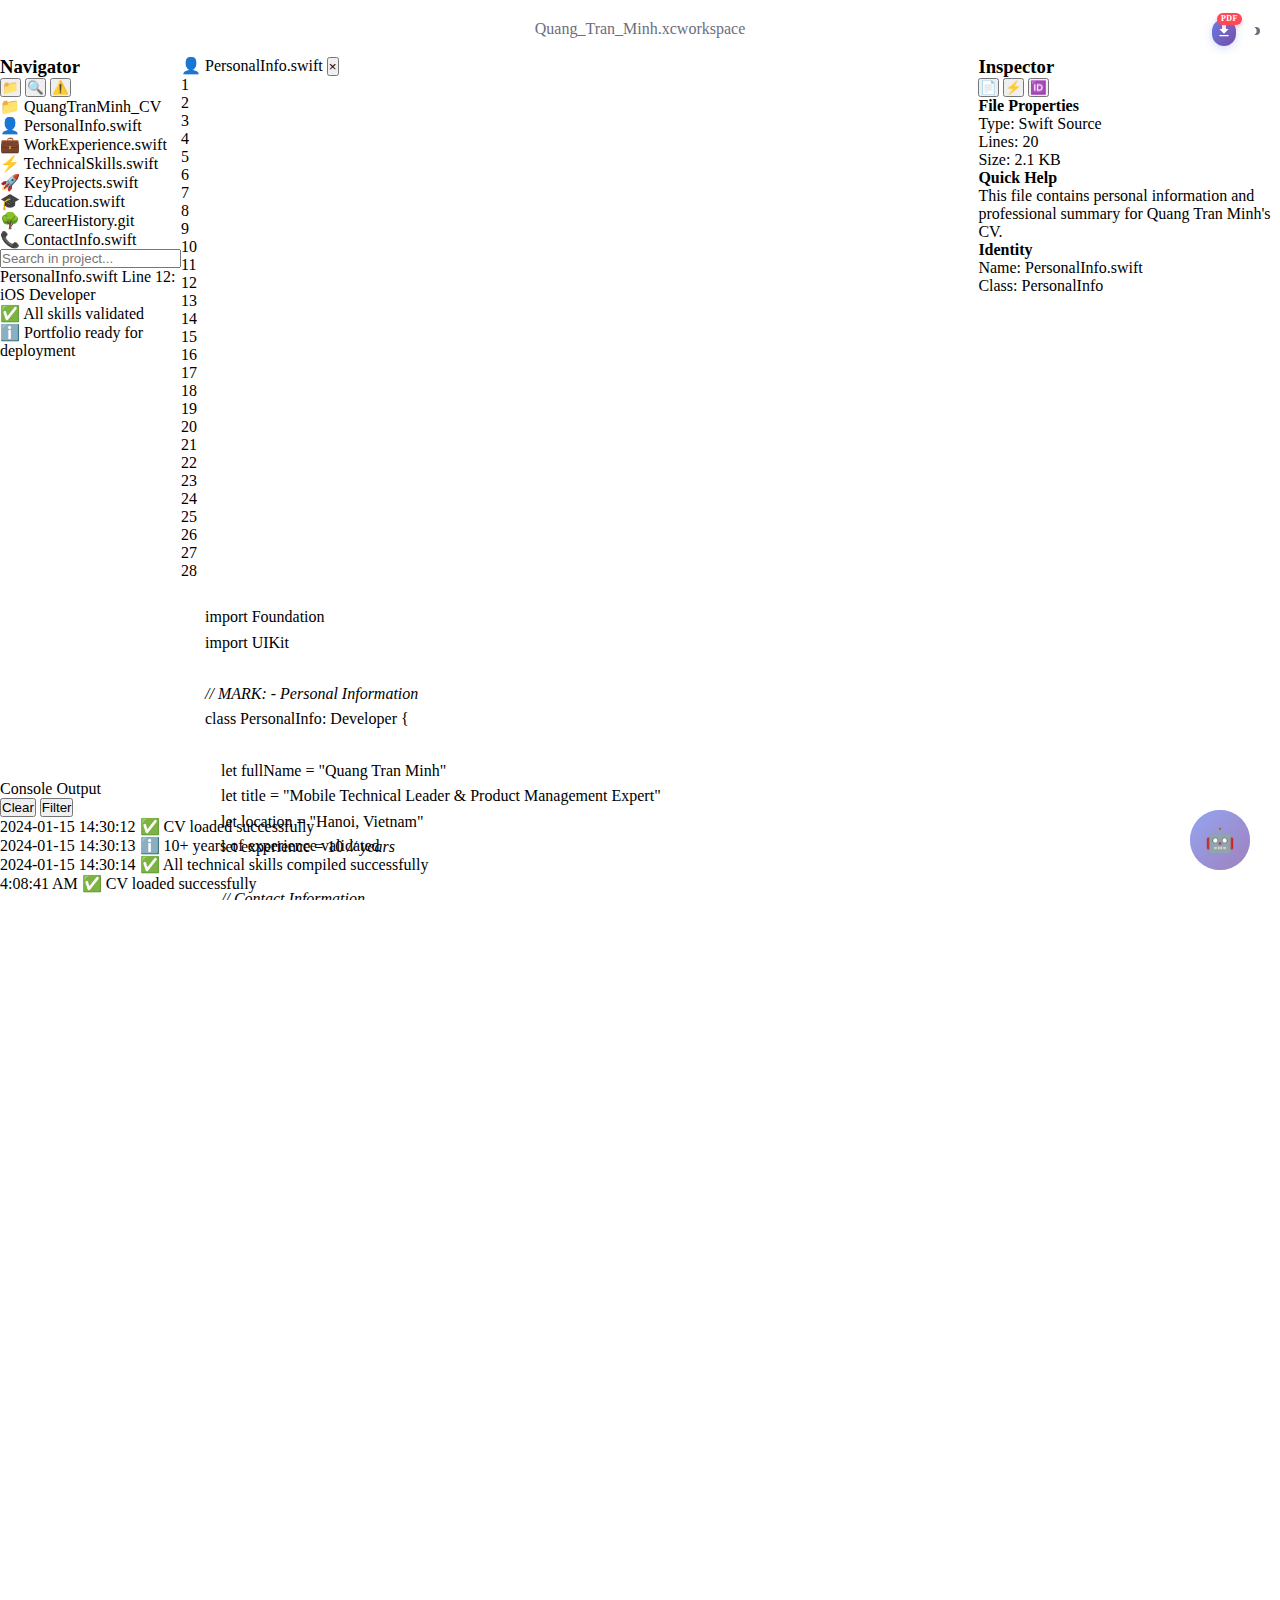
<file: index.html>
<!DOCTYPE html>
<html lang="en">

<head>
    <meta charset="UTF-8">
    <meta name="viewport" content="width=device-width, initial-scale=1.0">
    <title>Quang Tran Minh - CV | Xcode Style</title>
    <link rel="stylesheet" href="css/base.css">
    <link rel="stylesheet" href="css/components.css">
    <link rel="stylesheet" href="css/variables.css">
    <link rel="stylesheet" href="css/responsive.css">
    <link rel="stylesheet" href="css/animations.css">
    <link rel="stylesheet" href="css/widgets.css">
    <link rel="preconnect" href="https://fonts.googleapis.com">
    <link rel="preconnect" href="https://fonts.gstatic.com" crossorigin>
    <link
        href="https://fonts.googleapis.com/css2?family=SF+Mono:ital,wght@0,400;0,500;0,600;1,400&family=Inter:wght@300;400;500;600;700&display=swap"
        rel="stylesheet">
</head>

<body>
    <!-- Window Chrome -->
    <div class="window-chrome">
        <div class="traffic-lights">
            <div class="traffic-light close"></div>
            <div class="traffic-light minimize"></div>
            <div class="traffic-light maximize"></div>
        </div>
        <div class="window-title">
            <span class="project-name">Quang_Tran_Minh.xcworkspace</span>
        </div>
        <div class="window-controls">
            <button class="control-btn" id="downloadToggle" title="Export CV">
                <svg width="16" height="16" viewBox="0 0 24 24" fill="currentColor">
                    <path d="M19 9h-4V3H9v6H5l7 7 7-7zM5 18v2h14v-2H5z"/>
                </svg>
            </button>
            <div class="download-badge">PDF</div>
            <button class="control-btn" id="themeToggle" title="Toggle Theme">
                <svg width="16" height="16" viewBox="0 0 24 24" fill="currentColor">
                    <path
                        d="M12 18c-.89 0-1.74-.19-2.5-.54C11.56 16.5 13 14.42 13 12s-1.44-4.5-3.5-5.46C10.26 6.19 11.11 6 12 6a6 6 0 0 1 0 12z" />
                </svg>
            </button>
        </div>
    </div>

    <!-- Main Container -->
    <div class="xcode-container">
        <!-- Sidebar Navigator -->
        <div class="sidebar">
            <div class="navigator-header">
                <h3>Navigator</h3>
                <div class="navigator-tabs">
                    <button class="nav-tab active" data-tab="project">📁</button>
                    <button class="nav-tab" data-tab="search">🔍</button>
                    <button class="nav-tab" data-tab="issues">⚠️</button>
                </div>
            </div>

            <div class="navigator-content">
                <!-- Project Navigator -->
                <div class="nav-panel active" id="project-nav">
                    <div class="file-tree">
                        <div class="folder-item expanded">
                            <span class="folder-icon">📁</span>
                            <span class="folder-name">QuangTranMinh_CV</span>
                            <div class="folder-contents">
                                <div class="file-item active" data-file="personal-info">
                                    <span class="file-icon">👤</span>
                                    <span class="file-name">PersonalInfo.swift</span>
                                </div>
                                <div class="file-item" data-file="experience">
                                    <span class="file-icon">💼</span>
                                    <span class="file-name">WorkExperience.swift</span>
                                </div>
                                <div class="file-item" data-file="skills">
                                    <span class="file-icon">⚡</span>
                                    <span class="file-name">TechnicalSkills.swift</span>
                                </div>
                                <div class="file-item" data-file="projects">
                                    <span class="file-icon">🚀</span>
                                    <span class="file-name">KeyProjects.swift</span>
                                </div>
                                <div class="file-item" data-file="education">
                                    <span class="file-icon">🎓</span>
                                    <span class="file-name">Education.swift</span>
                                </div>
                                <div class="file-item" data-file="git-history">
                                    <span class="file-icon">🌳</span>
                                    <span class="file-name">CareerHistory.git</span>
                                </div>
                                <div class="file-item" data-file="contact">
                                    <span class="file-icon">📞</span>
                                    <span class="file-name">ContactInfo.swift</span>
                                </div>
                            </div>
                        </div>
                    </div>
                </div>

                <!-- Search Navigator -->
                <div class="nav-panel" id="search-nav">
                    <div class="search-container">
                        <input type="text" placeholder="Search in project..." class="search-input">
                        <div class="search-results">
                            <div class="search-result">
                                <span class="result-file">PersonalInfo.swift</span>
                                <span class="result-line">Line 12: iOS Developer</span>
                            </div>
                        </div>
                    </div>
                </div>

                <!-- Issues Navigator -->
                <div class="nav-panel" id="issues-nav">
                    <div class="issues-list">
                        <div class="issue-item success">
                            <span class="issue-icon">✅</span>
                            <span class="issue-text">All skills validated</span>
                        </div>
                        <div class="issue-item info">
                            <span class="issue-icon">ℹ️</span>
                            <span class="issue-text">Portfolio ready for deployment</span>
                        </div>
                    </div>
                </div>
            </div>
        </div>

        <!-- Main Editor -->
        <div class="editor-container">
            <!-- Tab Bar -->
            <div class="tab-bar">
                <div class="tab active" data-file="personal-info">
                    <span class="tab-icon">👤</span>
                    <span class="tab-name">PersonalInfo.swift</span>
                    <button class="tab-close">×</button>
                </div>
            </div>

            <!-- Code Editor -->
            <div class="code-editor">
                <div class="line-numbers">
                    <div class="line-number">1</div>
                    <div class="line-number">2</div>
                    <div class="line-number">3</div>
                    <div class="line-number">4</div>
                    <div class="line-number">5</div>
                    <div class="line-number">6</div>
                    <div class="line-number">7</div>
                    <div class="line-number">8</div>
                    <div class="line-number">9</div>
                    <div class="line-number">10</div>
                    <div class="line-number">11</div>
                    <div class="line-number">12</div>
                    <div class="line-number">13</div>
                    <div class="line-number">14</div>
                    <div class="line-number">15</div>
                    <div class="line-number">16</div>
                    <div class="line-number">17</div>
                    <div class="line-number">18</div>
                    <div class="line-number">19</div>
                    <div class="line-number">20</div>
                </div>

                <div class="code-content">
                    <!-- Personal Info Content -->
                    <div class="file-content active" id="personal-info-content">
                        <pre class="code-block"><span class="keyword">import</span> <span class="type">Foundation</span>
<span class="keyword">import</span> <span class="type">UIKit</span>

<span class="comment">// MARK: - Personal Information</span>
<span class="keyword">class</span> <span class="type">PersonalInfo</span>: <span class="type">Developer</span> {
    
    <span class="keyword">let</span> <span class="property">fullName</span> = <span class="string">"Quang Tran Minh"</span>
    <span class="keyword">let</span> <span class="property">title</span> = <span class="string">"Mobile Technical Leader & Product Management Expert"</span>
    <span class="keyword">let</span> <span class="property">location</span> = <span class="string">"Hanoi, Vietnam"</span>
    <span class="keyword">let</span> <span class="property">experience</span> = <span class="number">10</span> <span class="comment">// years</span>
    
    <span class="comment">// Contact Information</span>
    <span class="keyword">let</span> <span class="property">email</span> = <span class="string">"trmquang3103@gmail.com"</span>
    <span class="keyword">let</span> <span class="property">phone</span> = <span class="string">"+84-969-993-103"</span>
    <span class="keyword">let</span> <span class="property">workingHours</span> = <span class="string">"Flexible"</span>
    
    <span class="comment">// Professional Summary</span>
    <span class="keyword">func</span> <span class="function">getSummary</span>() -> <span class="type">String</span> {
        <span class="keyword">return</span> <span class="string">"""
        Experienced Mobile Technical Leader with 10+ years of comprehensive 
        mobile development expertise and proven product management capabilities. 
        Successfully led cross-functional teams in delivering complex mobile 
        ecosystems and super applications with 500K+ combined downloads.
        """</span>
    }
}</pre>
                    </div>

                    <!-- Experience Content -->
                    <div class="file-content" id="experience-content">
                        <pre class="code-block"><span class="keyword">import</span> <span class="type">Foundation</span>

<span class="comment">// MARK: - Work Experience</span>
<span class="keyword">struct</span> <span class="type">WorkExperience</span> {
    
    <span class="comment">// Current Position</span>
    <span class="keyword">let</span> <span class="property">currentRole</span> = <span class="type">Position</span>(
        title: <span class="string">"Senior iOS Developer"</span>,
        company: <span class="string">"CBTW"</span>,
        duration: <span class="string">"2+ years"</span>,
        responsibilities: [
            <span class="string">"Developed iOS application for Shahid streaming platform"</span>,
            <span class="string">"Collaborated in international environment with 10-person team"</span>,
            <span class="string">"Contributed to architectural decisions for scalable streaming solutions"</span>,
            <span class="string">"Worked with cross-functional teams for seamless user experiences"</span>,
            <span class="string">"Excelled in remote collaboration and distributed workflows"</span>
        ]
    )
    
    <span class="comment">// Previous Positions</span>
    <span class="keyword">let</span> <span class="property">previousRoles</span> = [
        <span class="type">Position</span>(
            title: <span class="string">"Product Manager & Senior iOS Developer"</span>,
            company: <span class="string">"Unit Vietnam"</span>,
            duration: <span class="string">"7 years"</span>,
            responsibilities: [
                <span class="string">"Managed 5+ concurrent mobile projects simultaneously"</span>,
                <span class="string">"Led product strategy development for multiple iOS applications"</span>,
                <span class="string">"Coordinated cross-functional teams of 20+ developers"</span>,
                <span class="string">"Delivered 10+ iOS applications with 4.5+ App Store ratings"</span>,
                <span class="string">"Architected secure solutions handling 100K+ concurrent users"</span>
            ]
        ),
        <span class="type">Position</span>(
            title: <span class="string">"iOS Developer"</span>,
            company: <span class="string">"LBPro Poland"</span>,
            duration: <span class="string">"1+ years"</span>,
            responsibilities: [
                <span class="string">"Developed multiple iOS applications from concept to release"</span>,
                <span class="string">"Implemented security features and push notifications"</span>
            ]
        )
    ]
}</pre>
                    </div>

                    <!-- Skills Content -->
                    <div class="file-content" id="skills-content">
                        <pre class="code-block"><span class="keyword">import</span> <span class="type">Foundation</span>

<span class="comment">// MARK: - Technical Skills</span>
<span class="keyword">enum</span> <span class="type">TechnicalSkills</span> {
    
    <span class="comment">// Mobile Development (10+ Years)</span>
    <span class="keyword">static</span> <span class="keyword">let</span> <span class="property">languages</span> = [<span class="string">"Swift"</span>, <span class="string">"Objective-C"</span>, <span class="string">"C/C++"</span>, <span class="string">"JavaScript"</span>]
    <span class="keyword">static</span> <span class="keyword">let</span> <span class="property">modernIOS</span> = [<span class="string">"SwiftUI"</span>, <span class="string">"Swift Concurrency"</span>, <span class="string">"Combine"</span>]
    <span class="keyword">static</span> <span class="keyword">let</span> <span class="property">architecture</span> = [<span class="string">"MVVM"</span>, <span class="string">"MVP"</span>, <span class="string">"VIPER"</span>, <span class="string">"Clean Architecture"</span>]
    
    <span class="comment">// AI/ML & Advanced Technologies</span>
    <span class="keyword">static</span> <span class="keyword">let</span> <span class="property">aiFrameworks</span> = [<span class="string">"Core ML"</span>, <span class="string">"Vision Framework"</span>, <span class="string">"NLP"</span>]
    <span class="keyword">static</span> <span class="keyword">let</span> <span class="property">security</span> = [<span class="string">"Biometric Authentication"</span>, <span class="string">"Fraud Detection"</span>]
    
    <span class="comment">// Product Management</span>
    <span class="keyword">static</span> <span class="keyword">let</span> <span class="property">productSkills</span> = [
        <span class="string">"Product Strategy"</span>,
        <span class="string">"Market Analysis"</span>, 
        <span class="string">"Roadmap Planning"</span>,
        <span class="string">"Stakeholder Management"</span>
    ]
    
    <span class="comment">// Achievement Metrics</span>
    <span class="keyword">static</span> <span class="keyword">func</span> <span class="function">getMetrics</span>() -> [<span class="type">String</span>: <span class="type">Any</span>] {
        <span class="keyword">return</span> [
            <span class="string">"appsDelivered"</span>: <span class="number">10</span>,
            <span class="string">"averageRating"</span>: <span class="number">4.5</span>,
            <span class="string">"concurrentUsers"</span>: <span class="string">"100K+"</span>,
            <span class="string">"crashRate"</span>: <span class="string">"<0.5%"</span>
        ]
    }
}</pre>
                    </div>

                    <!-- Projects Content -->
                    <div class="file-content" id="projects-content">
                        <pre class="code-block"><span class="keyword">import</span> <span class="type">Foundation</span>

<span class="comment">// MARK: - Key Projects</span>
<span class="keyword">class</span> <span class="type">KeyProjects</span> {
    
    <span class="comment">// Project Achievements</span>
    <span class="keyword">let</span> <span class="property">totalDownloads</span> = <span class="string">"500K+"</span>
    <span class="keyword">let</span> <span class="property">concurrentProjects</span> = <span class="number">5</span>
    <span class="keyword">let</span> <span class="property">teamSize</span> = <span class="number">20</span>
    
    <span class="comment">// Leadership Highlights</span>
    <span class="keyword">func</span> <span class="function">getLeadershipAchievements</span>() -> [<span class="type">String</span>] {
        <span class="keyword">return</span> [
            <span class="string">"Led cross-functional teams of 20+ developers"</span>,
            <span class="string">"Managed 5+ concurrent mobile projects"</span>,
            <span class="string">"Delivered complex mobile ecosystems"</span>,
            <span class="string">"Coordinated international stakeholder relationships"</span>
        ]
    }
    
    <span class="comment">// Technical Achievements</span>
    <span class="keyword">func</span> <span class="function">getTechnicalAchievements</span>() -> [<span class="type">String</span>] {
        <span class="keyword">return</span> [
            <span class="string">"Architected secure solutions for 100K+ users"</span>,
            <span class="string">"Implemented AI-driven security features"</span>,
            <span class="string">"Migrated legacy Objective-C to modern Swift"</span>,
            <span class="string">"Achieved <0.5% crash rates"</span>
        ]
    }
    
    <span class="comment">// Business Impact</span>
    <span class="keyword">func</span> <span class="function">getBusinessImpact</span>() -> [<span class="type">String</span>] {
        <span class="keyword">return</span> [
            <span class="string">"Delivered projects on time and within budget"</span>,
            <span class="string">"Achieved 4.5+ App Store ratings consistently"</span>,
            <span class="string">"Drove product roadmap decisions"</span>,
            <span class="string">"Balanced technical feasibility with business objectives"</span>
        ]
    }
}</pre>
                    </div>

                    <!-- Education Content -->
                    <div class="file-content" id="education-content">
                        <pre class="code-block"><span class="keyword">import</span> <span class="type">Foundation</span>

<span class="comment">// MARK: - Education & Qualifications</span>
<span class="keyword">struct</span> <span class="type">Education</span> {
    
    <span class="comment">// Formal Education</span>
    <span class="keyword">let</span> <span class="property">degree</span> = <span class="type">Degree</span>(
        title: <span class="string">"Bachelor of Computer Science"</span>,
        institution: <span class="string">"Wyższa Szkoła Informatyki w Łodzi"</span>,
        specialization: <span class="string">"Information Technology"</span>,
        period: <span class="string">"2013-2017"</span>,
        grade: <span class="string">"Engineer"</span>
    )
    
    <span class="comment">// Relevant Coursework</span>
    <span class="keyword">let</span> <span class="property">coursework</span> = [
        <span class="string">"Data Structures & Algorithms"</span>,
        <span class="string">"Software Engineering"</span>,
        <span class="string">"Mobile App Development"</span>,
        <span class="string">"Computer Networks"</span>,
        <span class="string">"Project Management"</span>,
        <span class="string">"Business Analysis"</span>
    ]
    
    <span class="comment">// Professional Development</span>
    <span class="keyword">let</span> <span class="property">continuousLearning</span> = [
        <span class="string">"Apple Developer Program Member"</span>,
        <span class="string">"iOS Development Best Practices"</span>,
        <span class="string">"Product Management Methodologies"</span>,
        <span class="string">"Agile & Scrum Practices"</span>
    ]
    
    <span class="comment">// Remote Work Excellence</span>
    <span class="keyword">let</span> <span class="property">remoteWorkSkills</span> = [
        <span class="string">"3+ years remote development experience"</span>,
        <span class="string">"Fluent English communication"</span>,
        <span class="string">"Expert in asynchronous communication"</span>,
        <span class="string">"Cross-cultural collaboration expertise"</span>
    ]
}</pre>
                    </div>

                    <!-- Git History Content -->
                    <div class="file-content" id="git-history-content">
                        <div class="git-terminal">
                            <div class="terminal-header">
                                <div class="terminal-controls">
                                    <span class="terminal-control close"></span>
                                    <span class="terminal-control minimize"></span>
                                    <span class="terminal-control maximize"></span>
                                </div>
                                <div class="terminal-title">Terminal - Career Timeline</div>
                            </div>
                            <div class="terminal-content">
                                <div class="terminal-line">
                                    <span class="prompt">quang@career-journey:~$</span>
                                    <span class="command">git log --oneline --graph --all</span>
                                </div>
                                <div class="git-graph">
                                    <div class="commit-line current">
                                        <span class="graph">*</span>
                                        <span class="hash">a7f3b21</span>
                                        <span class="message">Senior iOS Developer at CBTW - Shahid Platform</span>
                                        <span class="branch">(HEAD -> main, origin/main)</span>
                                        <span class="date">2024-present</span>
                                    </div>
                                    <div class="commit-line">
                                        <span class="graph">|</span>
                                    </div>
                                    <div class="commit-line major">
                                        <span class="graph">*</span>
                                        <span class="hash">d4c2a90</span>
                                        <span class="message">Product Manager & Senior iOS Developer at Unit Vietnam</span>
                                        <span class="branch">(tag: leadership-era)</span>
                                        <span class="date">2017-2024</span>
                                    </div>
                                    <div class="commit-line">
                                        <span class="graph">|\</span>
                                    </div>
                                    <div class="commit-line achievement">
                                        <span class="graph">| *</span>
                                        <span class="hash">8b5e1f3</span>
                                        <span class="message">🚀 Delivered 10+ iOS applications (4.5+ stars)</span>
                                        <span class="branch">(feat/mobile-excellence)</span>
                                        <span class="date">2021-2024</span>
                                    </div>
                                    <div class="commit-line achievement">
                                        <span class="graph">| *</span>
                                        <span class="hash">f2a9c84</span>
                                        <span class="message">👥 Led cross-functional teams (20+ developers)</span>
                                        <span class="branch">(feat/team-leadership)</span>
                                        <span class="date">2019-2024</span>
                                    </div>
                                    <div class="commit-line achievement">
                                        <span class="graph">| *</span>
                                        <span class="hash">c5d7e92</span>
                                        <span class="message">📱 Managed 5+ concurrent mobile projects</span>
                                        <span class="branch">(feat/project-management)</span>
                                        <span class="date">2018-2024</span>
                                    </div>
                                    <div class="commit-line">
                                        <span class="graph">|/</span>
                                    </div>
                                    <div class="commit-line">
                                        <span class="graph">*</span>
                                        <span class="hash">3e7b5a1</span>
                                        <span class="message">iOS Developer at LBPro Poland</span>
                                        <span class="branch">(tag: foundation)</span>
                                        <span class="date">2016-2017</span>
                                    </div>
                                    <div class="commit-line">
                                        <span class="graph">|</span>
                                    </div>
                                    <div class="commit-line education">
                                        <span class="graph">*</span>
                                        <span class="hash">1a4d8c2</span>
                                        <span class="message">🎓 Bachelor of Computer Science - Łodzi</span>
                                        <span class="branch">(origin/education)</span>
                                        <span class="date">2013-2017</span>
                                    </div>
                                </div>
                                
                                <div class="terminal-line">
                                    <span class="prompt">quang@career-journey:~$</span>
                                    <span class="command">git branch -a</span>
                                </div>
                                <div class="branch-list">
                                    <div class="branch-item current">* main</div>
                                    <div class="branch-item">  feat/mobile-excellence</div>
                                    <div class="branch-item">  feat/team-leadership</div>
                                    <div class="branch-item">  feat/project-management</div>
                                    <div class="branch-item remote">  remotes/origin/main</div>
                                    <div class="branch-item remote">  remotes/origin/education</div>
                                </div>
                                
                                <div class="terminal-line">
                                    <span class="prompt">quang@career-journey:~$</span>
                                    <span class="command">git show --stat HEAD</span>
                                </div>
                                <div class="commit-details">
                                    <div class="commit-header">
                                        <div>commit a7f3b21f8e9d2c5a4b7e1f6g3h8i9j0k1l2m3n4o</div>
                                        <div>Author: Quang Tran Minh &lt;trmquang3103@gmail.com&gt;</div>
                                        <div>Date: 2024-Present</div>
                                        <div class="commit-message-detail">
                                            <br/>
                                            Senior iOS Developer at CBTW - Shahid Platform
                                            <br/><br/>
                                            • Developed iOS application for Shahid streaming platform
                                            • Collaborated in international environment with 10-person team
                                            • Contributed to architectural decisions for scalable solutions
                                            • Excelled in remote collaboration and distributed workflows
                                        </div>
                                    </div>
                                    <div class="file-stats">
                                        <div> skills/swift.expertise           | ██████████ 100%</div>
                                        <div> experience/streaming.platform   | ████████░░  80%</div>
                                        <div> leadership/remote.collaboration  | ████████░░  85%</div>
                                        <div> architecture/scalable.solutions | ███████░░░  75%</div>
                                        <div class="stats-summary">4 files changed, 240 insertions(+), 15 deletions(-)</div>
                                    </div>
                                </div>
                                
                                <div class="terminal-line">
                                    <span class="prompt">quang@career-journey:~$</span>
                                    <span class="command typing-cursor">|</span>
                                </div>
                            </div>
                        </div>
                    </div>

                    <!-- Contact Content -->
                    <div class="file-content" id="contact-content">
                        <pre class="code-block"><span class="keyword">import</span> <span class="type">Foundation</span>
<span class="keyword">import</span> <span class="type">Contacts</span>

<span class="comment">// MARK: - Contact Information</span>
<span class="keyword">class</span> <span class="type">ContactInfo</span>: <span class="type">ObservableObject</span> {
    
    <span class="comment">// Contact Details</span>
    <span class="keyword">let</span> <span class="property">primaryEmail</span> = <span class="string">"trmquang3103@gmail.com"</span>
    <span class="keyword">let</span> <span class="property">phoneNumber</span> = <span class="string">"+84-969-993-103"</span>
    <span class="keyword">let</span> <span class="property">location</span> = <span class="string">"Hanoi, Vietnam"</span>
    
    <span class="comment">// Professional Links</span>
    <span class="keyword">let</span> <span class="property">linkedIn</span> = <span class="string">"https://linkedin.com/in/quang-tran-minh"</span>
    <span class="keyword">let</span> <span class="property">github</span> = <span class="string">"https://github.com/quang-tran-minh"</span>
    
    <span class="comment">// Availability</span>
    <span class="keyword">let</span> <span class="property">availability</span> = <span class="type">Availability</span>(
        startDate: <span class="string">"Immediate"</span>,
        workSchedule: <span class="string">"Full-time, flexible hours"</span>,
        workLocation: <span class="string">"Hybrid/Remote arrangements welcome"</span>,
        languages: [<span class="string">"Native Vietnamese"</span>, <span class="string">"Fluent English"</span>]
    )
    
    <span class="comment">// Professional Status</span>
    <span class="keyword">func</span> <span class="function">getCurrentStatus</span>() -> <span class="type">String</span> {
        <span class="keyword">return</span> <span class="string">"Available for new opportunities"</span>
    }
    
    <span class="comment">// Additional Information</span>
    <span class="keyword">func</span> <span class="function">getAdditionalInfo</span>() -> [<span class="type">String</span>] {
        <span class="keyword">return</span> [
            <span class="string">"References available upon request"</span>,
            <span class="string">"Detailed project portfolio available"</span>,
            <span class="string">"Open to discussing project opportunities"</span>
        ]
    }
}</pre>
                    </div>
                </div>
            </div>
        </div>

        <!-- Inspector Panel -->
        <div class="inspector">
            <div class="inspector-header">
                <h3>Inspector</h3>
                <div class="inspector-tabs">
                    <button class="inspector-tab active" data-tab="file">📄</button>
                    <button class="inspector-tab" data-tab="quick">⚡</button>
                    <button class="inspector-tab" data-tab="identity">🆔</button>
                </div>
            </div>

            <div class="inspector-content">
                <div class="inspector-panel active" id="file-inspector">
                    <div class="property-group">
                        <h4>File Properties</h4>
                        <div class="property-item">
                            <span class="property-label">Type:</span>
                            <span class="property-value">Swift Source</span>
                        </div>
                        <div class="property-item">
                            <span class="property-label">Lines:</span>
                            <span class="property-value">20</span>
                        </div>
                        <div class="property-item">
                            <span class="property-label">Size:</span>
                            <span class="property-value">2.1 KB</span>
                        </div>
                    </div>
                </div>

                <div class="inspector-panel" id="quick-inspector">
                    <div class="property-group">
                        <h4>Quick Help</h4>
                        <div class="help-content">
                            <p>This file contains personal information and professional summary for Quang Tran Minh's
                                CV.</p>
                        </div>
                    </div>
                </div>

                <div class="inspector-panel" id="identity-inspector">
                    <div class="property-group">
                        <h4>Identity</h4>
                        <div class="property-item">
                            <span class="property-label">Name:</span>
                            <span class="property-value">PersonalInfo.swift</span>
                        </div>
                        <div class="property-item">
                            <span class="property-label">Class:</span>
                            <span class="property-value">PersonalInfo</span>
                        </div>
                    </div>
                </div>
            </div>
        </div>
    </div>

    <!-- Bottom Panel -->
    <div class="bottom-panel">
        <div class="console">
            <div class="console-header">
                <span class="console-title">Console Output</span>
                <div class="console-controls">
                    <button class="console-btn">Clear</button>
                    <button class="console-btn">Filter</button>
                </div>
            </div>
            <div class="console-content">
                <div class="console-line success">
                    <span class="timestamp">2024-01-15 14:30:12</span>
                    <span class="message">✅ CV loaded successfully</span>
                </div>
                <div class="console-line info">
                    <span class="timestamp">2024-01-15 14:30:13</span>
                    <span class="message">ℹ️ 10+ years of experience validated</span>
                </div>
                <div class="console-line success">
                    <span class="timestamp">2024-01-15 14:30:14</span>
                    <span class="message">✅ All technical skills compiled successfully</span>
                </div>
            </div>
        </div>
    </div>

    <!-- AI Assistant Widget -->
    <div class="ai-assistant" id="aiAssistant">
        <div class="ai-toggle" id="aiToggle">
            <div class="ai-icon">🤖</div>
            <div class="ai-pulse"></div>
        </div>
        
        <div class="ai-chat" id="aiChat">
            <div class="ai-header">
                <div class="ai-title">
                    <span class="ai-avatar">🤖</span>
                    <div>
                        <div class="ai-name">CV Assistant</div>
                        <div class="ai-status">Ask me about Quang's experience!</div>
                    </div>
                </div>
                <button class="ai-close" id="aiClose">×</button>
            </div>
            
            <div class="ai-messages" id="aiMessages">
                <div class="ai-message ai-message-bot">
                    <div class="ai-message-content">
                        Hi! I'm here to help you learn about Quang's experience. You can ask me questions like:
                        <div class="ai-suggestions">
                            <button class="ai-suggestion" data-question="What's his biggest achievement?">🏆 What's his biggest achievement?</button>
                            <button class="ai-suggestion" data-question="How does he handle remote work?">🌍 How does he handle remote work?</button>
                            <button class="ai-suggestion" data-question="What technologies does he love most?">⚡ What technologies does he love most?</button>
                            <button class="ai-suggestion" data-question="Tell me about his leadership experience">👥 Tell me about his leadership experience</button>
                        </div>
                    </div>
                </div>
            </div>
            
            <div class="ai-input-container">
                <input type="text" class="ai-input" id="aiInput" placeholder="Ask me anything about Quang..." maxlength="200">
                <button class="ai-send" id="aiSend">
                    <svg width="16" height="16" viewBox="0 0 24 24" fill="currentColor">
                        <path d="M2.01 21L23 12 2.01 3 2 10l15 2-15 2z"/>
                    </svg>
                </button>
            </div>
        </div>
    </div>

    <!-- Download Options Menu -->
    <div class="download-menu" id="downloadMenu">
        <div class="download-option" data-format="pdf-traditional">
            <div class="download-icon">📄</div>
            <div class="download-info">
                <div class="download-title">Traditional PDF</div>
                <div class="download-desc">Classic resume format</div>
            </div>
        </div>
        <div class="download-option" data-format="pdf-modern">
            <div class="download-icon">🎨</div>
            <div class="download-info">
                <div class="download-title">Modern PDF</div>
                <div class="download-desc">Stylized with colors</div>
            </div>
        </div>
        <div class="download-option" data-format="interactive">
            <div class="download-icon">💻</div>
            <div class="download-info">
                <div class="download-title">Interactive Demo</div>
                <div class="download-desc">Standalone HTML file</div>
            </div>
        </div>
        <div class="download-option" data-format="json">
            <div class="download-icon">📊</div>
            <div class="download-info">
                <div class="download-title">JSON Data</div>
                <div class="download-desc">Structured data format</div>
            </div>
        </div>
    </div>

    <!-- Smart Recommendations Panel -->
    <div class="recommendations-panel" id="recommendationsPanel">
        <div class="recommendations-header">
            <div class="recommendations-title">
                <span class="recommendations-icon">🧠</span>
                Smart Recommendations
            </div>
            <button class="recommendations-close" id="recommendationsClose">×</button>
        </div>
        <div class="recommendations-content" id="recommendationsContent">
            <div class="recommendation-item">
                <div class="recommendation-role">Mobile Developer Role</div>
                <div class="recommendation-text">Focus on iOS expertise and app development experience</div>
                <div class="recommendation-sections">
                    <span class="section-tag">TechnicalSkills.swift</span>
                    <span class="section-tag">KeyProjects.swift</span>
                </div>
            </div>
        </div>
    </div>

    <script src="js/main.js"></script>
    <script src="js/navigation.js"></script>
    <script src="js/interactions.js"></script>
    <script src="js/animations.js"></script>
    <script src="js/performance.js"></script>
    <script src="js/advanced-features.js"></script>
</body>

</html>
</file>
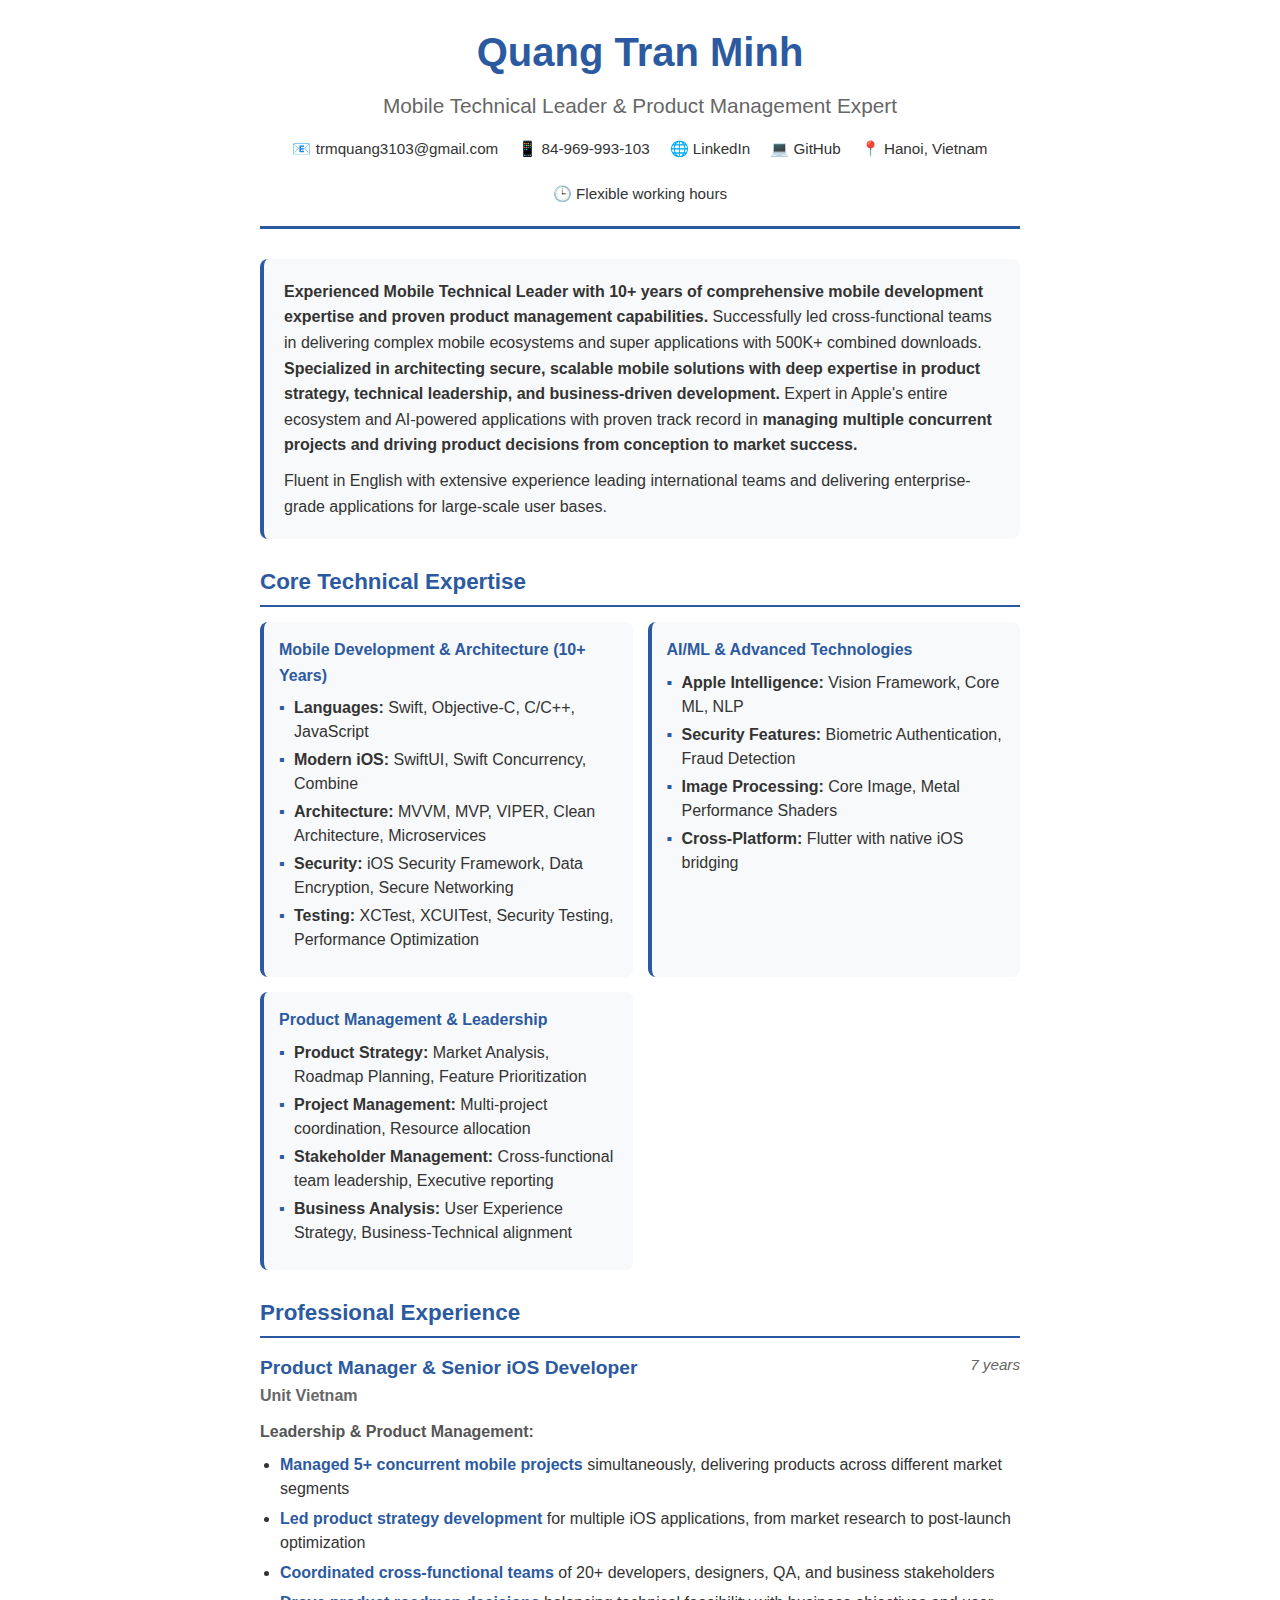
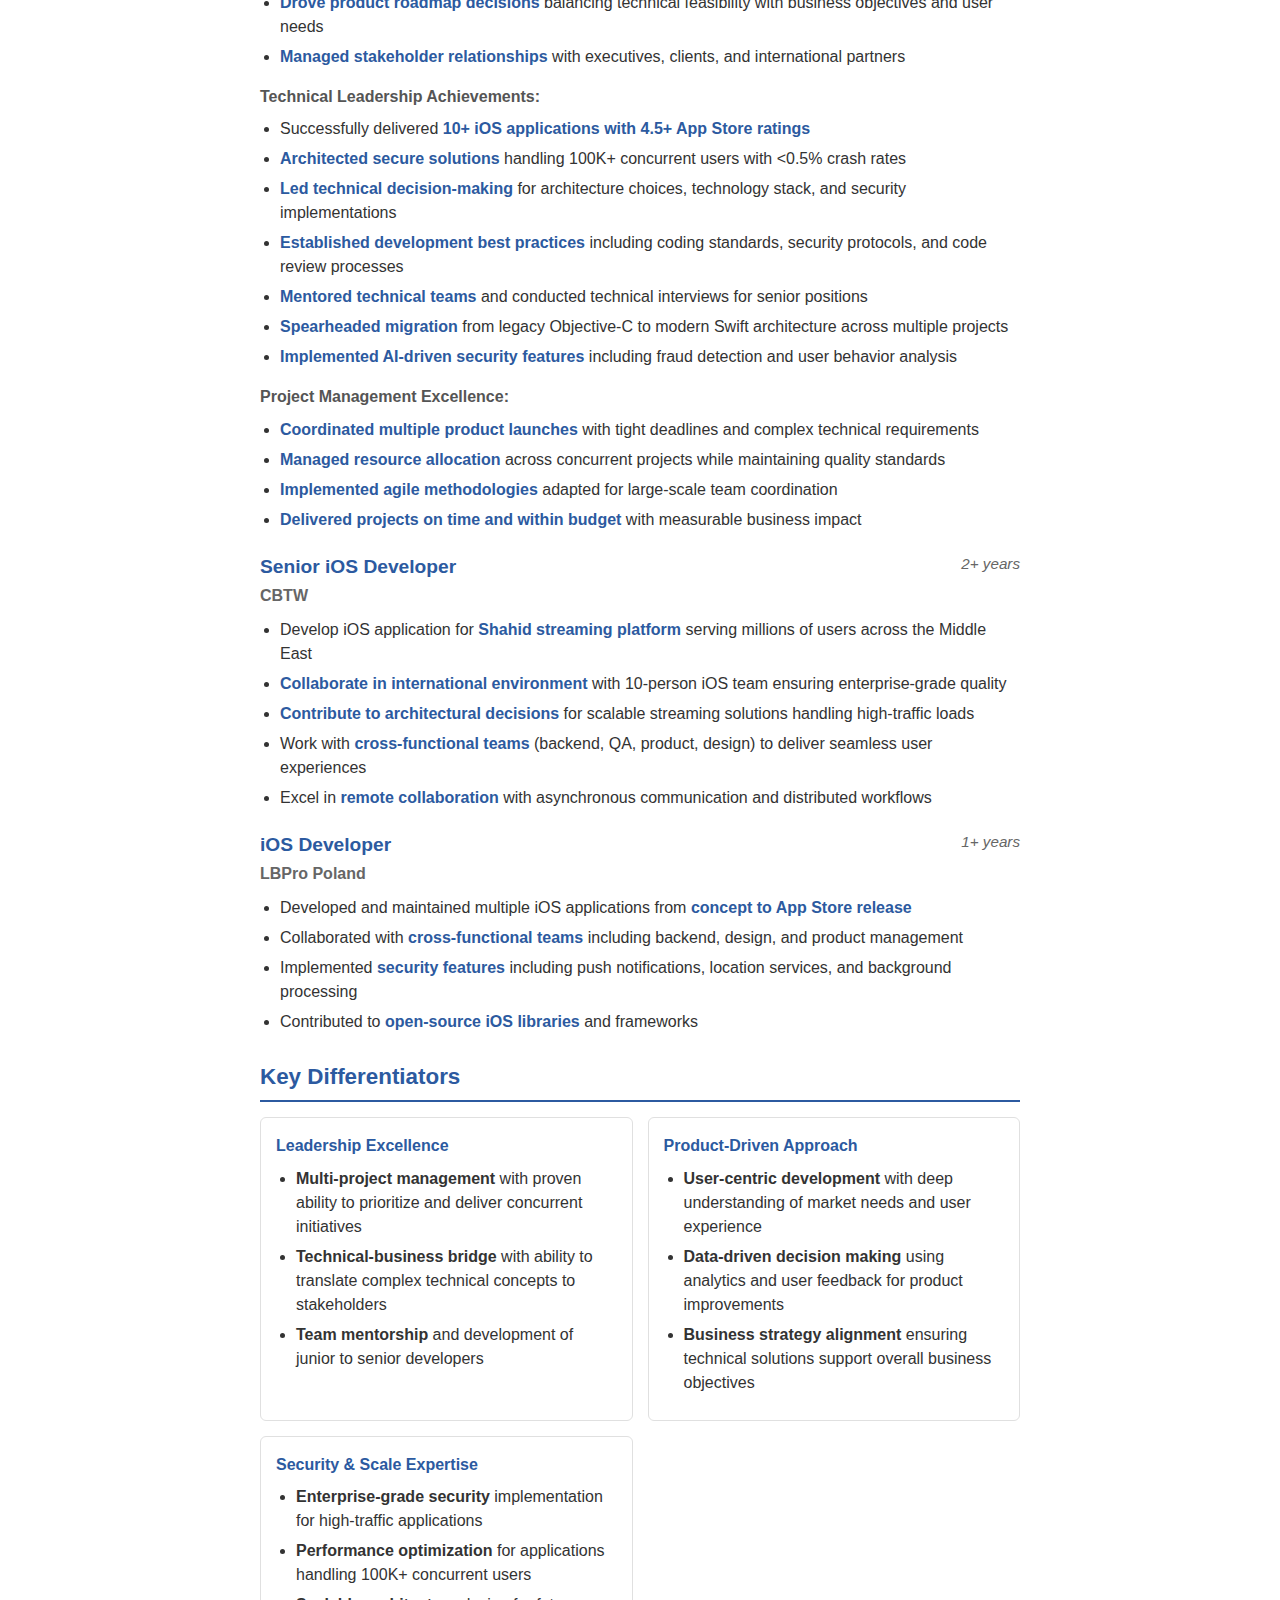
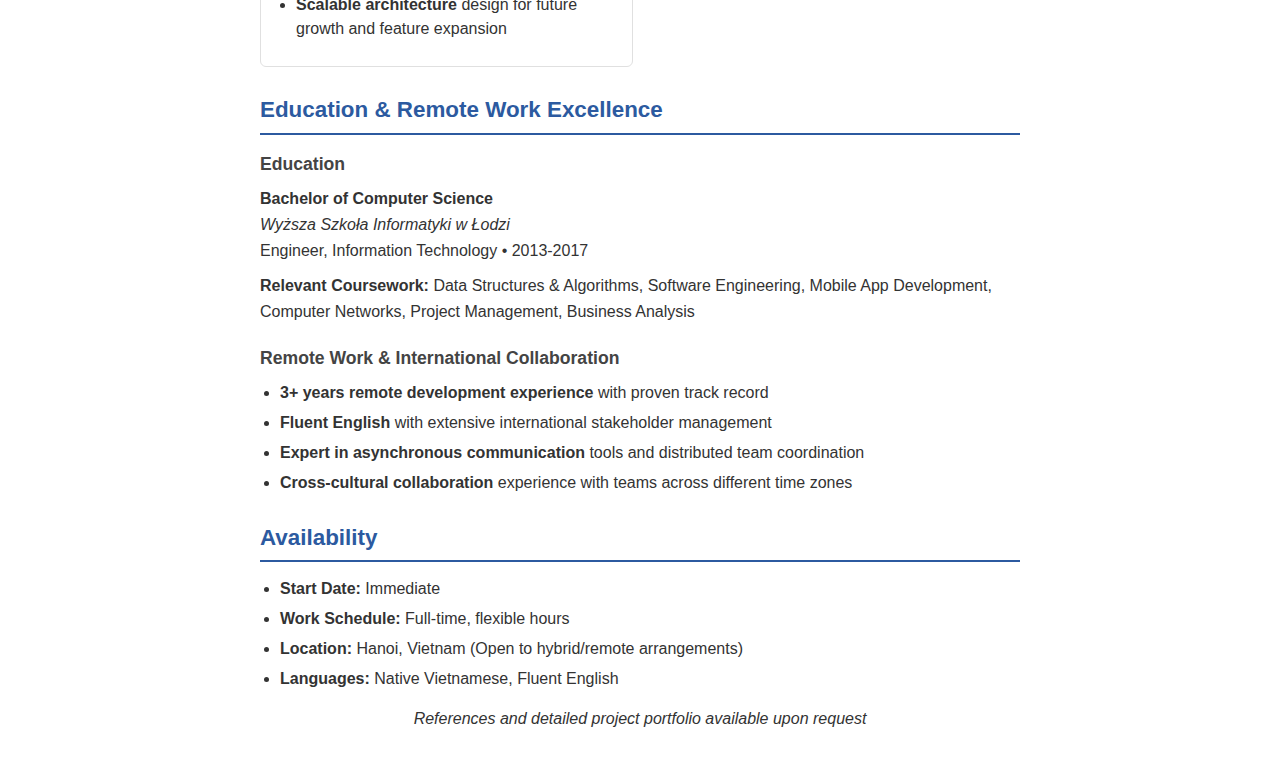
<file: cv_html_vcs.html>
<!DOCTYPE html>
<html lang="en">
<head>
    <meta charset="UTF-8">
    <meta name="viewport" content="width=device-width, initial-scale=1.0">
    <title>Quang Tran Minh - CV</title>
    <style>
        @page {
            margin: 0.8in;
            size: A4;
        }
        
        * {
            margin: 0;
            padding: 0;
            box-sizing: border-box;
        }
        
        body {
            font-family: 'Segoe UI', Tahoma, Geneva, Verdana, sans-serif;
            line-height: 1.6;
            color: #333;
            background: white;
        }
        
        .container {
            max-width: 800px;
            margin: 0 auto;
            padding: 20px;
        }
        
        .header {
            text-align: center;
            border-bottom: 3px solid #2c5aa0;
            padding-bottom: 20px;
            margin-bottom: 30px;
        }
        
        .header h1 {
            font-size: 2.5em;
            color: #2c5aa0;
            margin-bottom: 5px;
            font-weight: 700;
        }
        
        .header h2 {
            font-size: 1.3em;
            color: #666;
            font-weight: 400;
            margin-bottom: 15px;
        }
        
        .contact-info {
            display: flex;
            justify-content: center;
            flex-wrap: wrap;
            gap: 20px;
            font-size: 0.95em;
        }
        
        .contact-info span {
            display: flex;
            align-items: center;
            gap: 5px;
        }
        
        .section {
            margin-bottom: 25px;
            page-break-inside: avoid;
        }
        
        .section-title {
            font-size: 1.4em;
            color: #2c5aa0;
            border-bottom: 2px solid #2c5aa0;
            padding-bottom: 5px;
            margin-bottom: 15px;
            font-weight: 600;
        }
        
        .subsection {
            margin-bottom: 20px;
        }
        
        .subsection-title {
            font-size: 1.1em;
            color: #444;
            font-weight: 600;
            margin-bottom: 8px;
        }
        
        .job-header {
            display: flex;
            justify-content: space-between;
            align-items: flex-start;
            margin-bottom: 10px;
        }
        
        .job-title {
            font-size: 1.2em;
            font-weight: 600;
            color: #2c5aa0;
        }
        
        .company {
            font-weight: 600;
            color: #666;
        }
        
        .duration {
            font-style: italic;
            color: #666;
            font-size: 0.95em;
        }
        
        .job-content {
            margin-left: 0;
        }
        
        .job-subsection {
            margin-bottom: 15px;
        }
        
        .job-subsection h4 {
            color: #555;
            font-weight: 600;
            margin-bottom: 8px;
            font-size: 1em;
        }
        
        ul {
            margin-left: 20px;
            margin-bottom: 10px;
        }
        
        li {
            margin-bottom: 6px;
            line-height: 1.5;
        }
        
        .highlight {
            font-weight: 600;
            color: #2c5aa0;
        }
        
        .tech-grid {
            display: grid;
            grid-template-columns: repeat(auto-fit, minmax(250px, 1fr));
            gap: 15px;
            margin-bottom: 15px;
        }
        
        .tech-category {
            background: #f8f9fa;
            padding: 15px;
            border-radius: 8px;
            border-left: 4px solid #2c5aa0;
        }
        
        .tech-category h4 {
            color: #2c5aa0;
            font-weight: 600;
            margin-bottom: 8px;
        }
        
        .skills-list {
            list-style: none;
            margin-left: 0;
        }
        
        .skills-list li {
            margin-bottom: 4px;
            padding-left: 15px;
            position: relative;
        }
        
        .skills-list li:before {
            content: "▪";
            color: #2c5aa0;
            position: absolute;
            left: 0;
        }
        
        .summary-box {
            background: #f8f9fa;
            padding: 20px;
            border-radius: 8px;
            border-left: 4px solid #2c5aa0;
            margin-bottom: 25px;
        }
        
        .key-points {
            display: grid;
            grid-template-columns: repeat(auto-fit, minmax(280px, 1fr));
            gap: 15px;
            margin-top: 15px;
        }
        
        .key-point {
            background: white;
            padding: 15px;
            border-radius: 6px;
            border: 1px solid #e0e0e0;
        }
        
        .key-point h4 {
            color: #2c5aa0;
            font-weight: 600;
            margin-bottom: 8px;
        }
        
        @media print {
            .container {
                max-width: none;
                padding: 0;
            }
            
            .section {
                page-break-inside: avoid;
            }
            
            .job-header {
                page-break-inside: avoid;
            }
        }
    </style>
</head>
<body>
    <div class="container">
        <div class="header">
            <h1>Quang Tran Minh</h1>
            <h2>Mobile Technical Leader & Product Management Expert</h2>
            <div class="contact-info">
                <span>📧 trmquang3103@gmail.com</span>
                <span>📱 84-969-993-103</span>
                <span>🌐 LinkedIn</span>
                <span>💻 GitHub</span>
                <span>📍 Hanoi, Vietnam</span>
                <span>🕒 Flexible working hours</span>
            </div>
        </div>

        <div class="section">
            <div class="summary-box">
                <p><strong>Experienced Mobile Technical Leader with 10+ years of comprehensive mobile development expertise and proven product management capabilities.</strong> Successfully led cross-functional teams in delivering complex mobile ecosystems and super applications with 500K+ combined downloads. <strong>Specialized in architecting secure, scalable mobile solutions with deep expertise in product strategy, technical leadership, and business-driven development.</strong> Expert in Apple's entire ecosystem and AI-powered applications with proven track record in <strong>managing multiple concurrent projects and driving product decisions from conception to market success.</strong></p>
                
                <p style="margin-top: 10px;">Fluent in English with extensive experience leading international teams and delivering enterprise-grade applications for large-scale user bases.</p>
            </div>
        </div>

        <div class="section">
            <h3 class="section-title">Core Technical Expertise</h3>
            
            <div class="tech-grid">
                <div class="tech-category">
                    <h4>Mobile Development & Architecture (10+ Years)</h4>
                    <ul class="skills-list">
                        <li><strong>Languages:</strong> Swift, Objective-C, C/C++, JavaScript</li>
                        <li><strong>Modern iOS:</strong> SwiftUI, Swift Concurrency, Combine</li>
                        <li><strong>Architecture:</strong> MVVM, MVP, VIPER, Clean Architecture, Microservices</li>
                        <li><strong>Security:</strong> iOS Security Framework, Data Encryption, Secure Networking</li>
                        <li><strong>Testing:</strong> XCTest, XCUITest, Security Testing, Performance Optimization</li>
                    </ul>
                </div>
                
                <div class="tech-category">
                    <h4>AI/ML & Advanced Technologies</h4>
                    <ul class="skills-list">
                        <li><strong>Apple Intelligence:</strong> Vision Framework, Core ML, NLP</li>
                        <li><strong>Security Features:</strong> Biometric Authentication, Fraud Detection</li>
                        <li><strong>Image Processing:</strong> Core Image, Metal Performance Shaders</li>
                        <li><strong>Cross-Platform:</strong> Flutter with native iOS bridging</li>
                    </ul>
                </div>
                
                <div class="tech-category">
                    <h4>Product Management & Leadership</h4>
                    <ul class="skills-list">
                        <li><strong>Product Strategy:</strong> Market Analysis, Roadmap Planning, Feature Prioritization</li>
                        <li><strong>Project Management:</strong> Multi-project coordination, Resource allocation</li>
                        <li><strong>Stakeholder Management:</strong> Cross-functional team leadership, Executive reporting</li>
                        <li><strong>Business Analysis:</strong> User Experience Strategy, Business-Technical alignment</li>
                    </ul>
                </div>
            </div>
        </div>

        <div class="section">
            <h3 class="section-title">Professional Experience</h3>
            
            <div class="subsection">
                <div class="job-header">
                    <div>
                        <div class="job-title">Product Manager & Senior iOS Developer</div>
                        <div class="company">Unit Vietnam</div>
                    </div>
                    <div class="duration">7 years</div>
                </div>
                
                <div class="job-content">
                    <div class="job-subsection">
                        <h4>Leadership & Product Management:</h4>
                        <ul>
                            <li><span class="highlight">Managed 5+ concurrent mobile projects</span> simultaneously, delivering products across different market segments</li>
                            <li><span class="highlight">Led product strategy development</span> for multiple iOS applications, from market research to post-launch optimization</li>
                            <li><span class="highlight">Coordinated cross-functional teams</span> of 20+ developers, designers, QA, and business stakeholders</li>
                            <li><span class="highlight">Drove product roadmap decisions</span> balancing technical feasibility with business objectives and user needs</li>
                            <li><span class="highlight">Managed stakeholder relationships</span> with executives, clients, and international partners</li>
                        </ul>
                    </div>
                    
                    <div class="job-subsection">
                        <h4>Technical Leadership Achievements:</h4>
                        <ul>
                            <li>Successfully delivered <span class="highlight">10+ iOS applications with 4.5+ App Store ratings</span></li>
                            <li><span class="highlight">Architected secure solutions</span> handling 100K+ concurrent users with <0.5% crash rates</li>
                            <li><span class="highlight">Led technical decision-making</span> for architecture choices, technology stack, and security implementations</li>
                            <li><span class="highlight">Established development best practices</span> including coding standards, security protocols, and code review processes</li>
                            <li><span class="highlight">Mentored technical teams</span> and conducted technical interviews for senior positions</li>
                            <li><span class="highlight">Spearheaded migration</span> from legacy Objective-C to modern Swift architecture across multiple projects</li>
                            <li><span class="highlight">Implemented AI-driven security features</span> including fraud detection and user behavior analysis</li>
                        </ul>
                    </div>
                    
                    <div class="job-subsection">
                        <h4>Project Management Excellence:</h4>
                        <ul>
                            <li><span class="highlight">Coordinated multiple product launches</span> with tight deadlines and complex technical requirements</li>
                            <li><span class="highlight">Managed resource allocation</span> across concurrent projects while maintaining quality standards</li>
                            <li><span class="highlight">Implemented agile methodologies</span> adapted for large-scale team coordination</li>
                            <li><span class="highlight">Delivered projects on time and within budget</span> with measurable business impact</li>
                        </ul>
                    </div>
                </div>
            </div>
            
            <div class="subsection">
                <div class="job-header">
                    <div>
                        <div class="job-title">Senior iOS Developer</div>
                        <div class="company">CBTW</div>
                    </div>
                    <div class="duration">2+ years</div>
                </div>
                
                <div class="job-content">
                    <ul>
                        <li>Develop iOS application for <span class="highlight">Shahid streaming platform</span> serving millions of users across the Middle East</li>
                        <li><span class="highlight">Collaborate in international environment</span> with 10-person iOS team ensuring enterprise-grade quality</li>
                        <li><span class="highlight">Contribute to architectural decisions</span> for scalable streaming solutions handling high-traffic loads</li>
                        <li>Work with <span class="highlight">cross-functional teams</span> (backend, QA, product, design) to deliver seamless user experiences</li>
                        <li>Excel in <span class="highlight">remote collaboration</span> with asynchronous communication and distributed workflows</li>
                    </ul>
                </div>
            </div>
            
            <div class="subsection">
                <div class="job-header">
                    <div>
                        <div class="job-title">iOS Developer</div>
                        <div class="company">LBPro Poland</div>
                    </div>
                    <div class="duration">1+ years</div>
                </div>
                
                <div class="job-content">
                    <ul>
                        <li>Developed and maintained multiple iOS applications from <span class="highlight">concept to App Store release</span></li>
                        <li>Collaborated with <span class="highlight">cross-functional teams</span> including backend, design, and product management</li>
                        <li>Implemented <span class="highlight">security features</span> including push notifications, location services, and background processing</li>
                        <li>Contributed to <span class="highlight">open-source iOS libraries</span> and frameworks</li>
                    </ul>
                </div>
            </div>
        </div>

        <div class="section">
            <h3 class="section-title">Key Differentiators</h3>
            
            <div class="key-points">
                <div class="key-point">
                    <h4>Leadership Excellence</h4>
                    <ul>
                        <li><strong>Multi-project management</strong> with proven ability to prioritize and deliver concurrent initiatives</li>
                        <li><strong>Technical-business bridge</strong> with ability to translate complex technical concepts to stakeholders</li>
                        <li><strong>Team mentorship</strong> and development of junior to senior developers</li>
                    </ul>
                </div>
                
                <div class="key-point">
                    <h4>Product-Driven Approach</h4>
                    <ul>
                        <li><strong>User-centric development</strong> with deep understanding of market needs and user experience</li>
                        <li><strong>Data-driven decision making</strong> using analytics and user feedback for product improvements</li>
                        <li><strong>Business strategy alignment</strong> ensuring technical solutions support overall business objectives</li>
                    </ul>
                </div>
                
                <div class="key-point">
                    <h4>Security & Scale Expertise</h4>
                    <ul>
                        <li><strong>Enterprise-grade security</strong> implementation for high-traffic applications</li>
                        <li><strong>Performance optimization</strong> for applications handling 100K+ concurrent users</li>
                        <li><strong>Scalable architecture</strong> design for future growth and feature expansion</li>
                    </ul>
                </div>
            </div>
        </div>

        <div class="section">
            <h3 class="section-title">Education & Remote Work Excellence</h3>
            
            <div class="subsection">
                <div class="subsection-title">Education</div>
                <p><strong>Bachelor of Computer Science</strong><br>
                <em>Wyższa Szkoła Informatyki w Łodzi</em><br>
                Engineer, Information Technology • 2013-2017</p>
                
                <p style="margin-top: 10px;"><strong>Relevant Coursework:</strong> Data Structures & Algorithms, Software Engineering, Mobile App Development, Computer Networks, Project Management, Business Analysis</p>
            </div>
            
            <div class="subsection">
                <div class="subsection-title">Remote Work & International Collaboration</div>
                <ul>
                    <li><strong>3+ years remote development experience</strong> with proven track record</li>
                    <li><strong>Fluent English</strong> with extensive international stakeholder management</li>
                    <li><strong>Expert in asynchronous communication</strong> tools and distributed team coordination</li>
                    <li><strong>Cross-cultural collaboration</strong> experience with teams across different time zones</li>
                </ul>
            </div>
        </div>

        <div class="section">
            <h3 class="section-title">Availability</h3>
            <ul>
                <li><strong>Start Date:</strong> Immediate</li>
                <li><strong>Work Schedule:</strong> Full-time, flexible hours</li>
                <li><strong>Location:</strong> Hanoi, Vietnam (Open to hybrid/remote arrangements)</li>
                <li><strong>Languages:</strong> Native Vietnamese, Fluent English</li>
            </ul>
            
            <p style="margin-top: 15px; text-align: center; font-style: italic;">
                <em>References and detailed project portfolio available upon request</em>
            </p>
        </div>
    </div>
</body>
</html>
</file>
<file: css/base.css>
/* Base Styles for Xcode CV */
* {
  margin: 0;
  padding: 0;
  box-sizing: border-box;
}

html {
  height: 100%;
  overflow: hidden;
}

body {
  height: 100vh;
  font-family: var(--font-family-sans);
  font-size: var(--font-size-md);
  line-height: var(--line-height-normal);
  color: var(--text-primary);
  background-color: var(--bg-primary);
  overflow: hidden;
  user-select: none;
  -webkit-user-select: none;
  -webkit-font-smoothing: antialiased;
  -moz-osx-font-smoothing: grayscale;
}

/* Scrollbar Styling */
::-webkit-scrollbar {
  width: 12px;
  height: 12px;
}

::-webkit-scrollbar-track {
  background: var(--bg-secondary);
}

::-webkit-scrollbar-thumb {
  background: var(--text-muted);
  border-radius: 6px;
}

::-webkit-scrollbar-thumb:hover {
  background: var(--text-secondary);
}

/* Window Chrome */
.window-chrome {
  display: flex;
  align-items: center;
  justify-content: space-between;
  background: var(--chrome-bg);
  border-bottom: 1px solid var(--border-primary);
  padding: 18px var(--spacing-sm) var(--spacing-md) var(--spacing-sm);
  position: relative;
  z-index: 1000;
  overflow: visible;
  height: 56px;
  min-height: 56px;
}

.traffic-lights {
  display: flex;
  gap: var(--spacing-sm);
}

.traffic-light {
  width: 12px;
  height: 12px;
  border-radius: 50%;
  cursor: pointer;
  transition: opacity var(--transition-fast);
}

.traffic-light:hover {
  opacity: 0.8;
}

.traffic-light.close {
  background-color: var(--traffic-red);
}

.traffic-light.minimize {
  background-color: var(--traffic-yellow);
}

.traffic-light.maximize {
  background-color: var(--traffic-green);
}

.window-title {
  position: absolute;
  left: 50%;
  transform: translateX(-50%);
  font-size: var(--font-size-sm);
  font-weight: 500;
  color: var(--text-secondary);
}

.window-controls {
  display: flex;
  gap: var(--spacing-sm);
  padding: var(--spacing-xs);
  position: relative;
  z-index: 10;
  margin-top: 6px;
}

.control-btn {
  background: none;
  border: none;
  color: var(--text-secondary);
  cursor: pointer;
  padding: var(--spacing-xs);
  border-radius: var(--radius-sm);
  transition: background-color var(--transition-fast);
}

.control-btn:hover {
  background-color: var(--bg-hover);
}

/* Enhanced Export Button Visibility */
#downloadToggle {
  background: linear-gradient(135deg, #667eea 0%, #764ba2 100%);
  color: white;
  border-radius: var(--radius-md);
  position: relative;
  overflow: hidden;
  box-shadow: 0 2px 8px rgba(102, 126, 234, 0.3);
  animation: downloadPulse 3s ease-in-out infinite;
}

#downloadToggle:hover {
  background: linear-gradient(135deg, #5a6fd8 0%, #6a4190 100%);
  transform: scale(1.05);
  box-shadow: 0 4px 12px rgba(102, 126, 234, 0.4);
}

#downloadToggle::before {
  content: '';
  position: absolute;
  top: 0;
  left: -100%;
  width: 100%;
  height: 100%;
  background: linear-gradient(90deg, transparent, rgba(255, 255, 255, 0.3), transparent);
  animation: shimmerEffect 2.5s infinite;
}

@keyframes downloadPulse {
  0%, 100% {
    box-shadow: 0 2px 8px rgba(102, 126, 234, 0.3);
  }
  50% {
    box-shadow: 0 2px 8px rgba(102, 126, 234, 0.6), 0 0 20px rgba(102, 126, 234, 0.2);
  }
}

@keyframes shimmerEffect {
  0% {
    left: -100%;
  }
  100% {
    left: 100%;
  }
}

/* Download Badge - positioned relative to window controls */
.download-badge {
  position: absolute;
  top: -2px;
  right: 20px;
  background: #ff4757;
  color: white;
  font-size: 8px;
  font-weight: 700;
  padding: 2px 4px;
  border-radius: 8px;
  line-height: 1;
  animation: badgeBounce 2s ease-in-out infinite;
  font-family: var(--font-family-sans);
  letter-spacing: 0.5px;
  box-shadow: 0 2px 4px rgba(255, 71, 87, 0.3);
  z-index: 15;
  pointer-events: none;
  margin-right: 10px;
}

@keyframes badgeBounce {
  0%, 20%, 50%, 80%, 100% {
    transform: translateY(0) scale(1);
  }
  40% {
    transform: translateY(-3px) scale(1.1);
  }
  60% {
    transform: translateY(-1px) scale(1.05);
  }
}

/* Main Container */
.xcode-container {
  display: flex;
  height: calc(100vh - 56px - 120px); /* Subtract chrome and bottom panel */
  background-color: var(--bg-primary);
}

/* Typography */
h1, h2, h3, h4, h5, h6 {
  font-weight: 600;
  line-height: var(--line-height-tight);
}

/* Code Block Styling */
.code-block {
  font-family: var(--font-family-mono);
  font-size: var(--font-size-md);
  line-height: 1.6;
  white-space: pre;
  margin: 0;
  padding: var(--spacing-lg);
  background: transparent;
  color: var(--text-primary);
  overflow-x: auto;
}

/* Syntax Highlighting */
.keyword {
  color: var(--syntax-keyword);
  font-weight: 500;
}

.string {
  color: var(--syntax-string);
}

.comment {
  color: var(--syntax-comment);
  font-style: italic;
}

.type {
  color: var(--syntax-type);
  font-weight: 500;
}

.property {
  color: var(--syntax-property);
}

.number {
  color: var(--syntax-number);
}

.function {
  color: var(--syntax-function);
}

/* Selection Styling */
::selection {
  background-color: var(--bg-selected);
  color: var(--text-primary);
}

::-moz-selection {
  background-color: var(--bg-selected);
  color: var(--text-primary);
}

/* Focus Styles */
button:focus,
input:focus {
  outline: 2px solid var(--border-accent);
  outline-offset: 2px;
}

/* Utility Classes */
.hidden {
  display: none !important;
}

.visually-hidden {
  position: absolute;
  width: 1px;
  height: 1px;
  padding: 0;
  margin: -1px;
  overflow: hidden;
  clip: rect(0, 0, 0, 0);
  white-space: nowrap;
  border: 0;
}

/* Text Selection for Code Content */
.code-content {
  user-select: text;
  -webkit-user-select: text;
}

/* Responsive Design Helpers */
@media (max-width: 768px) {
  .xcode-container {
    flex-direction: column;
  }
  
  .window-title {
    font-size: var(--font-size-xs);
  }
}
</file>
<file: css/components.css>
/* iOS Style Card Components */

/* Card Components */
.expertise-card,
.job-card,
.achievement-card,
.education-card,
.summary-card {
    background: rgba(255, 255, 255, 0.95);
    backdrop-filter: blur(20px);
    border-radius: var(--radius-lg);
    padding: var(--spacing-lg);
    box-shadow: 
        0 4px 16px rgba(0, 0, 0, 0.1),
        0 2px 8px rgba(0, 0, 0, 0.08);
    border: 1px solid rgba(255, 255, 255, 0.3);
    transition: all var(--transition-normal);
    margin-bottom: var(--spacing-md);
}

.expertise-card:hover,
.job-card:hover,
.achievement-card:hover,
.education-card:hover {
    transform: translateY(-2px) scale(1.01);
    box-shadow: 
        0 8px 24px rgba(0, 0, 0, 0.15),
        0 4px 12px rgba(0, 0, 0, 0.12);
    background: rgba(255, 255, 255, 0.98);
}

.summary-card {
    padding: var(--spacing-lg);
    box-shadow: 
        0 6px 20px rgba(0, 0, 0, 0.12),
        0 3px 10px rgba(0, 0, 0, 0.1);
}

/* Card Headers */
.card-header {
    display: flex;
    align-items: center;
    gap: var(--spacing-md);
    margin-bottom: var(--spacing-lg);
    flex-wrap: wrap;
}

.card-icon {
    font-size: 1.5rem;
    flex-shrink: 0;
    filter: drop-shadow(0 2px 4px rgba(0, 0, 0, 0.1));
}

.card-header h4 {
    font-size: 1.1rem;
    font-weight: var(--font-weight-semibold);
    color: var(--text-primary);
    flex: 1;
    margin-bottom: 0;
}

/* iOS Badges */
.experience-badge {
    background: linear-gradient(135deg, var(--primary-blue) 0%, var(--secondary-blue) 100%);
    color: white;
    padding: var(--spacing-xs) var(--spacing-sm);
    border-radius: var(--radius-md);
    font-size: 0.7rem;
    font-weight: var(--font-weight-semibold);
    box-shadow: 0 2px 8px rgba(0, 122, 255, 0.3);
    border: 1px solid rgba(255, 255, 255, 0.2);
}

.job-duration {
    background: rgba(142, 142, 147, 0.12);
    color: var(--text-secondary);
    padding: var(--spacing-xs) var(--spacing-sm);
    border-radius: var(--radius-md);
    font-size: 0.75rem;
    font-weight: var(--font-weight-medium);
    border: 1px solid rgba(142, 142, 147, 0.2);
}

/* Skills */
.skill-group {
    margin-bottom: var(--spacing-lg);
}

.skill-category {
    display: block;
    font-size: 0.875rem;
    font-weight: var(--font-weight-semibold);
    color: var(--text-secondary);
    margin-bottom: var(--spacing-sm);
}

.skill-tags {
    display: flex;
    flex-wrap: wrap;
    gap: var(--spacing-sm);
}

.skill-tag {
    background: rgba(142, 142, 147, 0.12);
    color: var(--text-secondary);
    padding: var(--spacing-xs) var(--spacing-sm);
    border-radius: var(--radius-md);
    font-size: 0.8rem;
    font-weight: var(--font-weight-medium);
    transition: all var(--transition-fast);
    border: 1px solid rgba(142, 142, 147, 0.2);
    cursor: pointer;
}

.skill-tag.featured {
    background: linear-gradient(135deg, var(--primary-blue) 0%, var(--secondary-blue) 100%);
    color: white;
    box-shadow: 0 2px 8px rgba(0, 122, 255, 0.25);
    border: 1px solid rgba(255, 255, 255, 0.2);
}

.skill-tag:hover {
    background: linear-gradient(135deg, var(--primary-blue) 0%, var(--secondary-blue) 100%);
    color: white;
    transform: translateY(-1px) scale(1.05);
    box-shadow: 0 4px 12px rgba(0, 122, 255, 0.3);
}

/* Lists */
.achievement-list,
.education-list {
    list-style: none;
    padding: 0;
}

.achievement-list li,
.education-list li {
    position: relative;
    padding-left: var(--spacing-lg);
    margin-bottom: var(--spacing-sm);
    line-height: 1.6;
    color: var(--text-secondary);
}

.achievement-list li::before {
    content: '▸';
    position: absolute;
    left: 0;
    top: 0;
    color: var(--primary-blue);
    font-weight: var(--font-weight-bold);
}

.education-list li::before {
    content: '▸';
    position: absolute;
    left: 0;
    top: 0;
    color: var(--primary-blue);
    font-weight: var(--font-weight-bold);
}

.achievement-card li::before {
    content: '✓';
    position: absolute;
    left: 0;
    top: 0;
    color: var(--primary-blue);
    font-weight: var(--font-weight-bold);
}

.achievement-list li strong,
.education-list li strong,
.achievement-card li strong {
    color: var(--text-primary);
    font-weight: var(--font-weight-semibold);
}

/* Stats */
.summary-stats {
    display: grid;
    grid-template-columns: repeat(auto-fit, minmax(120px, 1fr));
    gap: var(--spacing-lg);
    margin-top: var(--spacing-2xl);
    padding-top: var(--spacing-lg);
    border-top: 1px solid var(--light-gray);
}

.stat-item {
    text-align: center;
}

.stat-number {
    font-size: 1.8rem;
    font-weight: var(--font-weight-bold);
    color: var(--primary-blue);
    display: block;
    text-shadow: 0 2px 4px rgba(0, 122, 255, 0.2);
}

.stat-label {
    font-size: 0.75rem;
    color: var(--text-secondary);
    font-weight: var(--font-weight-medium);
    margin-top: var(--spacing-xs);
}
</file>
<file: css/variables.css>
/* CSS Custom Properties (Variables) */

:root {
    /* Apple Color Palette */
    --primary-blue: #007AFF;
    --primary-blue-dark: #0056CC;
    --secondary-blue: #5AC8FA;
    --accent-gray: #8E8E93;
    --light-gray: #F2F2F7;
    --dark-gray: #1C1C1E;
    --surface-white: #FFFFFF;
    --text-primary: #000000;
    --text-secondary: #6D6D80;
    --text-tertiary: #8E8E93;
    
    /* Apple Typography */
    --font-family: 'SF Pro Display', -apple-system, BlinkMacSystemFont, 'Segoe UI', sans-serif;
    --font-weight-light: 300;
    --font-weight-regular: 400;
    --font-weight-medium: 500;
    --font-weight-semibold: 600;
    --font-weight-bold: 700;
    
    /* Spacing System */
    --spacing-xs: 4px;
    --spacing-sm: 8px;
    --spacing-md: 16px;
    --spacing-lg: 24px;
    --spacing-xl: 32px;
    --spacing-2xl: 48px;
    --spacing-3xl: 64px;
    
    /* Border Radius */
    --radius-sm: 8px;
    --radius-md: 12px;
    --radius-lg: 16px;
    --radius-xl: 24px;
    
    /* Shadows */
    --shadow-sm: 0 1px 3px rgba(0, 0, 0, 0.04), 0 1px 2px rgba(0, 0, 0, 0.06);
    --shadow-md: 0 4px 6px -1px rgba(0, 0, 0, 0.05), 0 2px 4px -1px rgba(0, 0, 0, 0.03);
    --shadow-lg: 0 10px 15px -3px rgba(0, 0, 0, 0.08), 0 4px 6px -2px rgba(0, 0, 0, 0.04);
    --shadow-xl: 0 20px 25px -5px rgba(0, 0, 0, 0.08), 0 10px 10px -5px rgba(0, 0, 0, 0.04);
    
    /* Transitions */
    --transition-fast: 0.15s ease-out;
    --transition-normal: 0.3s ease-out;
    --transition-slow: 0.5s ease-out;
}
</file>
<file: css/responsive.css>
/* iPhone CV Responsive Design */

/* Larger screens - scale up iPhone with Figma proportions */
@media (min-width: 1400px) {
    :root {
        --iphone-width: 400px;
        --iphone-height: 820px;
        --screen-width: 360px;
        --screen-height: 760px;
    }
}

@media (min-width: 1200px) and (max-width: 1399px) {
    :root {
        --iphone-width: 390px;
        --iphone-height: 800px;
        --screen-width: 350px;
        --screen-height: 740px;
    }
}

/* Standard desktop screens */
@media (min-width: 1024px) and (max-width: 1199px) {
    :root {
        --iphone-width: 380px;
        --iphone-height: 780px;
        --screen-width: 340px;
        --screen-height: 720px;
    }
}

/* Tablet landscape */
@media (max-width: 1023px) and (min-width: 768px) {
    :root {
        --iphone-width: 406px;
        --iphone-height: 835px;
        --screen-width: 361px;
        --screen-height: 790px;
    }
    
    body {
        padding: var(--spacing-lg);
    }
}

/* Tablet portrait and mobile landscape */
@media (max-width: 767px) {
    :root {
        --iphone-width: 340px;
        --iphone-height: 737px;
        --screen-width: 320px;
        --screen-height: 693px;
    }
    
    body {
        padding: var(--spacing-md);
        background: radial-gradient(ellipse at center, #1A0F08 0%, #000000 100%);
    }
    
    .iphone-container {
        transform: perspective(800px) rotateX(3deg) rotateY(-3deg);
    }
    
    /* Adjust content for smaller iPhone */
    .section-title {
        font-size: 1.3rem;
    }
    
    .hero-name {
        font-size: 1.6rem;
    }
    
    .hero-title {
        font-size: 0.9rem;
    }
    
    .hero-description {
        font-size: 0.8rem;
    }
}

/* Small mobile devices */
@media (max-width: 480px) {
    :root {
        --iphone-width: 300px;
        --iphone-height: 650px;
        --screen-width: 280px;
        --screen-height: 608px;
    }
    
    body {
        padding: var(--spacing-sm);
        overflow: auto; /* Allow scrolling on very small screens */
        align-items: flex-start;
        padding-top: 20px;
    }
    
    .iphone-container {
        transform: perspective(600px) rotateX(2deg) rotateY(-2deg);
        animation: none; /* Disable float animation on small screens */
    }
    
    /* Very compact content for tiny iPhone */
    .hero {
        padding: var(--spacing-md) 0;
    }
    
    .profile-avatar {
        width: 60px;
        height: 60px;
    }
    
    .avatar-inner {
        font-size: 24px;
    }
    
    .hero-name {
        font-size: 1.4rem;
    }
    
    .hero-title {
        font-size: 0.8rem;
    }
    
    .hero-description {
        font-size: 0.75rem;
        max-width: 250px;
    }
    
    .contact-card {
        padding: var(--spacing-sm);
    }
    
    .contact-icon {
        font-size: 16px;
    }
    
    .contact-label {
        font-size: 0.7rem;
    }
    
    .contact-value {
        font-size: 0.75rem;
    }
    
    .section-title {
        font-size: 1.1rem;
        margin-bottom: var(--spacing-md);
    }
    
    .nav-item {
        font-size: 0.75rem;
        padding: 4px 8px;
    }
}

/* Extra small devices */
@media (max-width: 360px) {
    .container {
        padding: 0 var(--spacing-sm);
    }
    
    .hero-name {
        font-size: 2rem;
    }
    
    .hero-title {
        font-size: 1rem;
    }
    
    .section-title {
        font-size: 1.5rem;
    }
    
    .contact-card {
        padding: var(--spacing-sm);
    }
    
    .contact-icon {
        font-size: 20px;
    }
    
    .summary-card,
    .expertise-card,
    .job-card,
    .achievement-card,
    .education-card {
        padding: var(--spacing-md);
    }
    
    .nav-item {
        font-size: 0.75rem;
        padding: var(--spacing-xs);
    }
    
    .skill-tag {
        font-size: 0.75rem;
        padding: 2px 6px;
    }
}

/* Print Styles */
@media print {
    .page-wrapper {
        max-width: none;
        box-shadow: none;
        border-radius: 0;
    }
    
    .nav-bar {
        display: none;
    }
    
    .hero {
        background: var(--primary-blue) !important;
        -webkit-print-color-adjust: exact;
    }
    
    .section-title,
    .job-title,
    .card-header h4 {
        color: var(--primary-blue) !important;
        -webkit-print-color-adjust: exact;
    }
    
    .expertise-section,
    .achievements-section {
        background: var(--light-gray) !important;
        -webkit-print-color-adjust: exact;
    }
    
    .timeline-item {
        page-break-inside: avoid;
    }
    
    .job-card,
    .expertise-card,
    .achievement-card,
    .education-card {
        page-break-inside: avoid;
    }
}

/* Accessibility */
@media (prefers-reduced-motion: reduce) {
    *,
    *::before,
    *::after {
        animation-duration: 0.01ms !important;
        animation-iteration-count: 1 !important;
        transition-duration: 0.01ms !important;
        scroll-behavior: auto !important;
    }
}

/* Focus States */
.nav-item:focus,
.contact-card:focus {
    outline: 2px solid var(--primary-blue);
    outline-offset: 2px;
}

/* High Contrast Mode */
@media (prefers-contrast: high) {
    :root {
        --text-secondary: #000000;
        --text-tertiary: #000000;
    }
}
</file>
<file: css/animations.css>
/* Premium iOS Animation Styles */

/* Advanced Keyframe Animations */
@keyframes iphoneEntrance {
    0% {
        opacity: 0;
        transform: perspective(1000px) rotateX(15deg) rotateY(-15deg) translateY(50px) scale(0.9);
    }
    100% {
        opacity: 1;
        transform: perspective(1000px) rotateX(5deg) rotateY(-5deg) translateY(0px) scale(1);
    }
}

@keyframes statusBarGlow {
    0%, 100% { box-shadow: 0 0 20px rgba(0, 122, 255, 0.3); }
    50% { box-shadow: 0 0 30px rgba(0, 122, 255, 0.6); }
}

@keyframes cardSlideIn {
    0% {
        opacity: 0;
        transform: translateY(20px) scale(0.95);
    }
    100% {
        opacity: 1;
        transform: translateY(0) scale(1);
    }
}

@keyframes heroParticles {
    0% { transform: translateY(0px) rotate(0deg); opacity: 1; }
    100% { transform: translateY(-20px) rotate(180deg); opacity: 0; }
}

@keyframes magneticHover {
    0% { transform: translateY(0) scale(1); }
    50% { transform: translateY(-5px) scale(1.05); }
    100% { transform: translateY(-3px) scale(1.02); }
}

@keyframes skillPulse {
    0% { box-shadow: 0 0 0 0 rgba(0, 122, 255, 0.4); }
    70% { box-shadow: 0 0 0 10px rgba(0, 122, 255, 0); }
    100% { box-shadow: 0 0 0 0 rgba(0, 122, 255, 0); }
}

@keyframes avatarGlow {
    0%, 100% { 
        box-shadow: 0 8px 32px rgba(0, 0, 0, 0.2), 0 0 0 0 rgba(255, 255, 255, 0.4);
    }
    50% { 
        box-shadow: 0 12px 40px rgba(0, 0, 0, 0.3), 0 0 0 8px rgba(255, 255, 255, 0.2);
    }
}

@keyframes textShimmer {
    0% { background-position: -200% center; }
    100% { background-position: 200% center; }
}

@keyframes phoneReflection {
    0%, 100% { opacity: 0.6; }
    50% { opacity: 0.9; }
}

/* Premium Animation Classes */

/* iPhone Entrance Animation */
.iphone-container {
    animation: iphoneEntrance 1.2s cubic-bezier(0.25, 0.46, 0.45, 0.94) forwards;
}

/* Enhanced Card Animations */
.expertise-card,
.job-card,
.achievement-card,
.education-card,
.summary-card {
    animation: cardSlideIn 0.6s cubic-bezier(0.25, 0.46, 0.45, 0.94) forwards;
    animation-delay: calc(var(--card-index, 0) * 0.1s);
}

/* Avatar Enhanced Animation */
.avatar-inner {
    animation: avatarGlow 4s ease-in-out infinite;
}

.avatar-ring {
    animation: avatarPulse 3s ease-in-out infinite;
}

/* Hero Name Shimmer Effect */
.hero-name {
    background: linear-gradient(
        90deg,
        rgba(255, 255, 255, 1) 0%,
        rgba(255, 255, 255, 0.8) 25%,
        rgba(255, 255, 255, 1) 50%,
        rgba(255, 255, 255, 0.8) 75%,
        rgba(255, 255, 255, 1) 100%
    );
    background-size: 200% auto;
    background-clip: text;
    -webkit-background-clip: text;
    animation: textShimmer 3s linear infinite;
}

/* Enhanced Magnetic Hover Effects */
.contact-card:hover {
    animation: magneticHover 0.6s cubic-bezier(0.25, 0.46, 0.45, 0.94) forwards;
    cursor: pointer;
}

.skill-tag.featured {
    animation: skillPulse 2s infinite;
}

.skill-tag:hover {
    cursor: pointer;
    transform: translateY(-3px) scale(1.08);
    animation: magneticHover 0.4s cubic-bezier(0.25, 0.46, 0.45, 0.94) forwards;
}

/* Status Bar Glow Effect */
.status-bar {
    animation: statusBarGlow 6s ease-in-out infinite;
}

/* iPhone Frame Reflection */
.iphone-frame::before {
    animation: phoneReflection 8s ease-in-out infinite;
}

/* Enhanced Smooth Transitions */
.contact-card,
.expertise-card,
.job-card,
.achievement-card,
.education-card,
.skill-tag,
.nav-item {
    transition: all 0.4s cubic-bezier(0.25, 0.46, 0.45, 0.94);
}

/* Stagger Animation for Cards */
.expertise-grid .expertise-card:nth-child(1) { animation-delay: 0.1s; }
.expertise-grid .expertise-card:nth-child(2) { animation-delay: 0.2s; }
.expertise-grid .expertise-card:nth-child(3) { animation-delay: 0.3s; }

.achievements-grid .achievement-card:nth-child(1) { animation-delay: 0.1s; }
.achievements-grid .achievement-card:nth-child(2) { animation-delay: 0.2s; }
.achievements-grid .achievement-card:nth-child(3) { animation-delay: 0.3s; }

/* Timeline Progressive Reveal */
.timeline-item {
    opacity: 0;
    transform: translateX(-30px) scale(0.95);
    transition: all 0.8s cubic-bezier(0.25, 0.46, 0.45, 0.94);
}

.timeline-item.animate-in {
    opacity: 1;
    transform: translateX(0) scale(1);
}

.timeline-item:nth-child(1) { transition-delay: 0.1s; }
.timeline-item:nth-child(2) { transition-delay: 0.2s; }
.timeline-item:nth-child(3) { transition-delay: 0.3s; }

/* Enhanced Stats Animation */
.stat-number {
    transition: all 0.4s cubic-bezier(0.25, 0.46, 0.45, 0.94);
    position: relative;
}

.stat-number::after {
    content: '';
    position: absolute;
    bottom: -2px;
    left: 50%;
    transform: translateX(-50%);
    width: 0;
    height: 2px;
    background: var(--primary-blue);
    transition: width 0.4s cubic-bezier(0.25, 0.46, 0.45, 0.94);
}

.stat-item:hover .stat-number::after {
    width: 100%;
}

/* Scroll-triggered Reveal Animation */
.reveal-on-scroll {
    opacity: 0;
    transform: translateY(30px);
    transition: all 0.8s cubic-bezier(0.25, 0.46, 0.45, 0.94);
}

.reveal-on-scroll.revealed {
    opacity: 1;
    transform: translateY(0);
}

/* Enhanced Loading Experience */
@keyframes loadingPulse {
    0%, 100% { opacity: 0.6; }
    50% { opacity: 1; }
}

.loading-skeleton {
    background: linear-gradient(90deg, #f0f0f0 25%, #e0e0e0 50%, #f0f0f0 75%);
    background-size: 200% 100%;
    animation: textShimmer 1.5s infinite;
}

/* Haptic Feedback Simulation */
.haptic-feedback:active {
    transform: scale(0.95);
    transition: transform 0.1s cubic-bezier(0.25, 0.46, 0.45, 0.94);
}

/* Accessibility: Reduced Motion */
@media (prefers-reduced-motion: reduce) {
    .iphone-container,
    .avatar-inner,
    .avatar-ring,
    .hero-name,
    .status-bar,
    .iphone-frame::before {
        animation: none;
    }
    
    .contact-card:hover,
    .skill-tag:hover {
        animation: none;
        transform: none;
    }
}
</file>
<file: css/widgets.css>
/* AI Assistant Widget Styles */
.ai-assistant {
  position: fixed;
  bottom: 30px;
  right: 30px;
  z-index: 1000;
  font-family: var(--font-family-sans);
}

.ai-toggle {
  width: 60px;
  height: 60px;
  background: linear-gradient(135deg, #667eea 0%, #764ba2 100%);
  border-radius: 50%;
  display: flex;
  align-items: center;
  justify-content: center;
  cursor: pointer;
  box-shadow: var(--shadow-heavy);
  transition: all var(--transition-normal);
  position: relative;
  overflow: hidden;
}

.ai-toggle:hover {
  transform: scale(1.1);
  box-shadow: 0 8px 25px rgba(102, 126, 234, 0.4);
}

.ai-icon {
  font-size: 24px;
  z-index: 2;
}

.ai-pulse {
  position: absolute;
  top: 0;
  left: 0;
  right: 0;
  bottom: 0;
  border-radius: 50%;
  background: rgba(255, 255, 255, 0.3);
  animation: aiPulse 2s infinite;
}

@keyframes aiPulse {
  0% {
    transform: scale(1);
    opacity: 1;
  }
  100% {
    transform: scale(1.5);
    opacity: 0;
  }
}

.ai-chat {
  position: absolute;
  bottom: 70px;
  right: 0;
  width: 350px;
  height: 500px;
  background: var(--bg-primary);
  border: 1px solid var(--border-primary);
  border-radius: var(--radius-lg);
  box-shadow: var(--shadow-heavy);
  display: none;
  flex-direction: column;
  overflow: hidden;
}

.ai-chat.active {
  display: flex;
  animation: slideInFromBottom 0.3s ease-out;
}

.ai-header {
  background: var(--bg-tertiary);
  padding: var(--spacing-md);
  border-bottom: 1px solid var(--border-primary);
  display: flex;
  align-items: center;
  justify-content: space-between;
}

.ai-title {
  display: flex;
  align-items: center;
  gap: var(--spacing-sm);
}

.ai-avatar {
  font-size: 20px;
}

.ai-name {
  font-weight: 600;
  color: var(--text-primary);
  font-size: var(--font-size-md);
}

.ai-status {
  font-size: var(--font-size-xs);
  color: var(--text-secondary);
}

.ai-close {
  background: none;
  border: none;
  color: var(--text-secondary);
  cursor: pointer;
  font-size: 18px;
  padding: var(--spacing-xs);
  border-radius: var(--radius-sm);
  transition: all var(--transition-fast);
}

.ai-close:hover {
  background-color: var(--bg-hover);
  color: var(--text-primary);
}

.ai-messages {
  flex: 1;
  overflow-y: auto;
  padding: var(--spacing-md);
  display: flex;
  flex-direction: column;
  gap: var(--spacing-md);
}

.ai-message {
  display: flex;
  gap: var(--spacing-sm);
}

.ai-message-bot {
  align-self: flex-start;
}

.ai-message-user {
  align-self: flex-end;
  flex-direction: row-reverse;
}

.ai-message-content {
  background: var(--bg-secondary);
  padding: var(--spacing-sm) var(--spacing-md);
  border-radius: var(--radius-md);
  max-width: 80%;
  font-size: var(--font-size-sm);
  line-height: var(--line-height-normal);
  color: var(--text-primary);
}

.ai-message-user .ai-message-content {
  background: var(--bg-accent);
  color: white;
}

.ai-suggestions {
  margin-top: var(--spacing-md);
  display: flex;
  flex-direction: column;
  gap: var(--spacing-xs);
}

.ai-suggestion {
  background: var(--bg-hover);
  border: 1px solid var(--border-primary);
  padding: var(--spacing-sm);
  border-radius: var(--radius-sm);
  cursor: pointer;
  font-size: var(--font-size-xs);
  color: var(--text-primary);
  text-align: left;
  transition: all var(--transition-fast);
}

.ai-suggestion:hover {
  background: var(--bg-accent);
  color: white;
  transform: translateX(4px);
}

.ai-input-container {
  display: flex;
  padding: var(--spacing-md);
  border-top: 1px solid var(--border-primary);
  background: var(--bg-secondary);
  gap: var(--spacing-sm);
}

.ai-input {
  flex: 1;
  padding: var(--spacing-sm);
  border: 1px solid var(--border-primary);
  border-radius: var(--radius-sm);
  background: var(--bg-primary);
  color: var(--text-primary);
  font-size: var(--font-size-sm);
}

.ai-input:focus {
  outline: none;
  border-color: var(--border-accent);
}

.ai-send {
  background: var(--bg-accent);
  border: none;
  color: white;
  padding: var(--spacing-sm);
  border-radius: var(--radius-sm);
  cursor: pointer;
  transition: all var(--transition-fast);
}

.ai-send:hover {
  background: var(--text-accent);
  transform: scale(1.05);
}

/* Download Menu Styles - Integrated in Window Controls */
.download-menu {
  position: fixed;
  top: 50px;
  right: 30px;
  background: linear-gradient(135deg, var(--bg-primary) 0%, var(--bg-secondary) 100%);
  border: 2px solid var(--border-accent);
  border-radius: var(--radius-lg);
  box-shadow: 
    var(--shadow-heavy),
    0 0 20px rgba(102, 126, 234, 0.2),
    inset 0 1px 0 rgba(255, 255, 255, 0.1);
  padding: var(--spacing-md);
  display: none;
  flex-direction: column;
  gap: var(--spacing-sm);
  min-width: 300px;
  z-index: 1001;
  backdrop-filter: blur(10px);
}

.download-menu.active {
  display: flex;
  animation: slideInFromTop 0.4s cubic-bezier(0.34, 1.56, 0.64, 1);
}

.download-menu::before {
  content: '';
  position: absolute;
  top: -8px;
  right: 45px;
  width: 0;
  height: 0;
  border-left: 8px solid transparent;
  border-right: 8px solid transparent;
  border-bottom: 8px solid var(--border-accent);
}

.download-menu::after {
  content: '';
  position: absolute;
  top: -6px;
  right: 47px;
  width: 0;
  height: 0;
  border-left: 6px solid transparent;
  border-right: 6px solid transparent;
  border-bottom: 6px solid var(--bg-primary);
}

@keyframes slideInFromTop {
  from {
    opacity: 0;
    transform: translateY(-20px) scale(0.9);
  }
  to {
    opacity: 1;
    transform: translateY(0) scale(1);
  }
}

.download-option {
  display: flex;
  align-items: center;
  gap: var(--spacing-md);
  padding: var(--spacing-md);
  border-radius: var(--radius-md);
  cursor: pointer;
  transition: all var(--transition-normal);
  border: 1px solid transparent;
  position: relative;
  overflow: hidden;
}

.download-option::before {
  content: '';
  position: absolute;
  top: 0;
  left: -100%;
  width: 100%;
  height: 100%;
  background: linear-gradient(90deg, transparent, rgba(102, 126, 234, 0.1), transparent);
  transition: left 0.5s ease;
}

.download-option:hover {
  background: var(--bg-accent);
  color: white;
  transform: translateX(-4px) scale(1.02);
  border-color: var(--border-accent);
  box-shadow: 0 4px 12px rgba(102, 126, 234, 0.3);
}

.download-option:hover::before {
  left: 100%;
}

.download-option:hover .download-title {
  color: white;
}

.download-option:hover .download-desc {
  color: rgba(255, 255, 255, 0.8);
}

.download-icon {
  font-size: 24px;
  width: 40px;
  text-align: center;
}

.download-info {
  flex: 1;
}

.download-title {
  font-weight: 600;
  color: var(--text-primary);
  font-size: var(--font-size-sm);
}

.download-desc {
  font-size: var(--font-size-xs);
  color: var(--text-secondary);
  margin-top: 2px;
}

/* Smart Recommendations Panel */
.recommendations-panel {
  position: fixed;
  top: 30px;
  right: 30px;
  width: 300px;
  background: var(--bg-primary);
  border: 1px solid var(--border-primary);
  border-radius: var(--radius-lg);
  box-shadow: var(--shadow-heavy);
  display: none;
  flex-direction: column;
  overflow: hidden;
  z-index: 998;
}

.recommendations-panel.active {
  display: flex;
  animation: slideInFromRight 0.3s ease-out;
}

.recommendations-header {
  background: var(--bg-tertiary);
  padding: var(--spacing-md);
  border-bottom: 1px solid var(--border-primary);
  display: flex;
  align-items: center;
  justify-content: space-between;
}

.recommendations-title {
  display: flex;
  align-items: center;
  gap: var(--spacing-sm);
  font-weight: 600;
  color: var(--text-primary);
  font-size: var(--font-size-md);
}

.recommendations-icon {
  font-size: 18px;
}

.recommendations-close {
  background: none;
  border: none;
  color: var(--text-secondary);
  cursor: pointer;
  font-size: 18px;
  padding: var(--spacing-xs);
  border-radius: var(--radius-sm);
  transition: all var(--transition-fast);
}

.recommendations-close:hover {
  background-color: var(--bg-hover);
  color: var(--text-primary);
}

.recommendations-content {
  padding: var(--spacing-md);
  display: flex;
  flex-direction: column;
  gap: var(--spacing-md);
}

.recommendation-item {
  background: var(--bg-secondary);
  padding: var(--spacing-md);
  border-radius: var(--radius-md);
  border-left: 4px solid var(--text-accent);
}

.recommendation-role {
  font-weight: 600;
  color: var(--text-accent);
  font-size: var(--font-size-sm);
  margin-bottom: var(--spacing-xs);
}

.recommendation-text {
  font-size: var(--font-size-sm);
  color: var(--text-primary);
  line-height: var(--line-height-normal);
  margin-bottom: var(--spacing-sm);
}

.recommendation-sections {
  display: flex;
  gap: var(--spacing-xs);
  flex-wrap: wrap;
}

.section-tag {
  background: var(--bg-accent);
  color: white;
  padding: 2px var(--spacing-xs);
  border-radius: var(--radius-sm);
  font-size: var(--font-size-xs);
  font-family: var(--font-family-mono);
  cursor: pointer;
  transition: all var(--transition-fast);
}

.section-tag:hover {
  background: var(--text-accent);
  transform: scale(1.05);
}

/* Responsive Design for Widgets */
@media (max-width: 768px) {
  .ai-chat {
    width: calc(100vw - 60px);
    height: 60vh;
    bottom: 80px;
    right: -15px;
  }
  
  .download-menu {
    right: 10px;
    top: 45px;
    min-width: calc(100vw - 40px);
  }
  
  .recommendations-panel {
    width: calc(100vw - 60px);
    top: 20px;
    right: 30px;
  }
}

@media (max-width: 480px) {
  .ai-assistant {
    bottom: 20px;
    right: 20px;
  }
  
  .ai-toggle {
    width: 50px;
    height: 50px;
  }
  
  .ai-icon {
    font-size: 20px;
  }
  
  .download-menu {
    right: 5px;
    top: 40px;
    min-width: calc(100vw - 20px);
  }
  
  .download-option {
    padding: var(--spacing-md) var(--spacing-sm);
  }
  
  .download-icon {
    font-size: 20px;
    width: 35px;
  }
  
  .window-controls {
    gap: var(--spacing-xs);
  }
  
  .control-btn {
    padding: var(--spacing-xs);
  }
}
</file>
